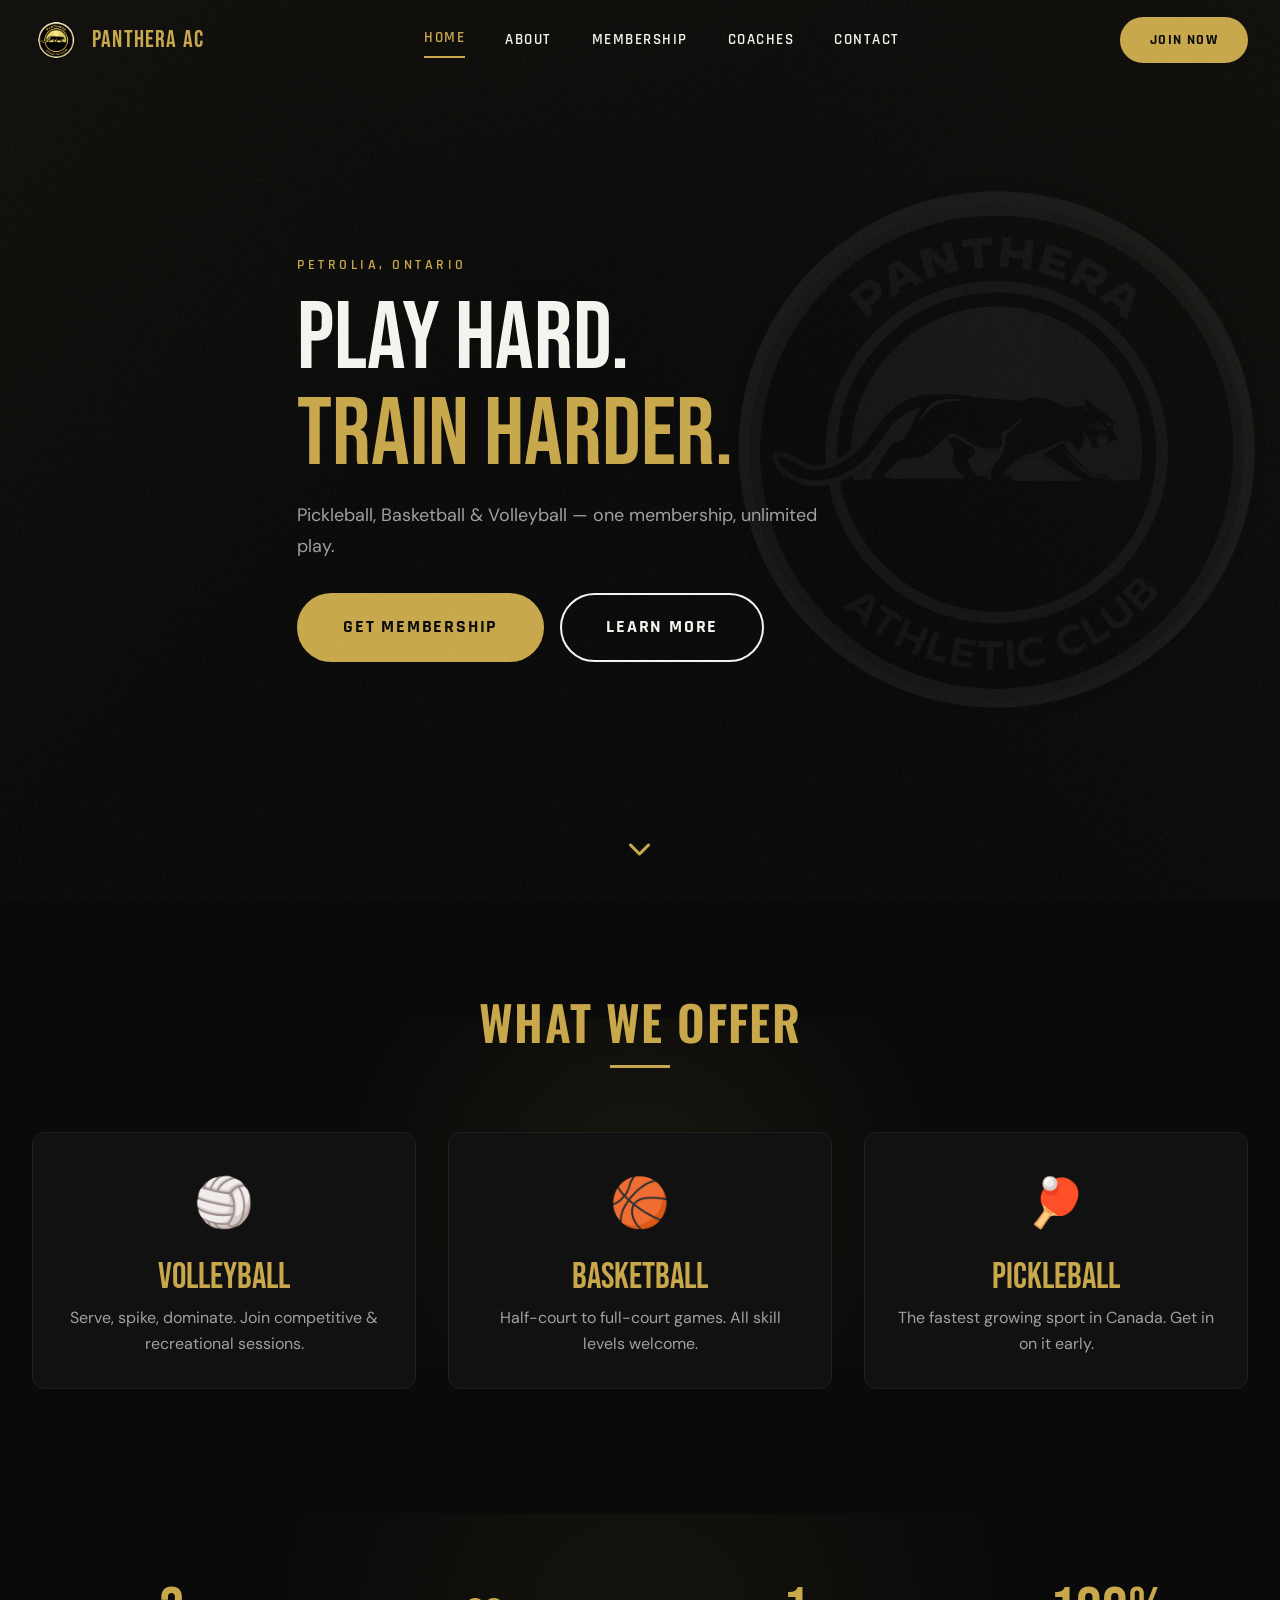
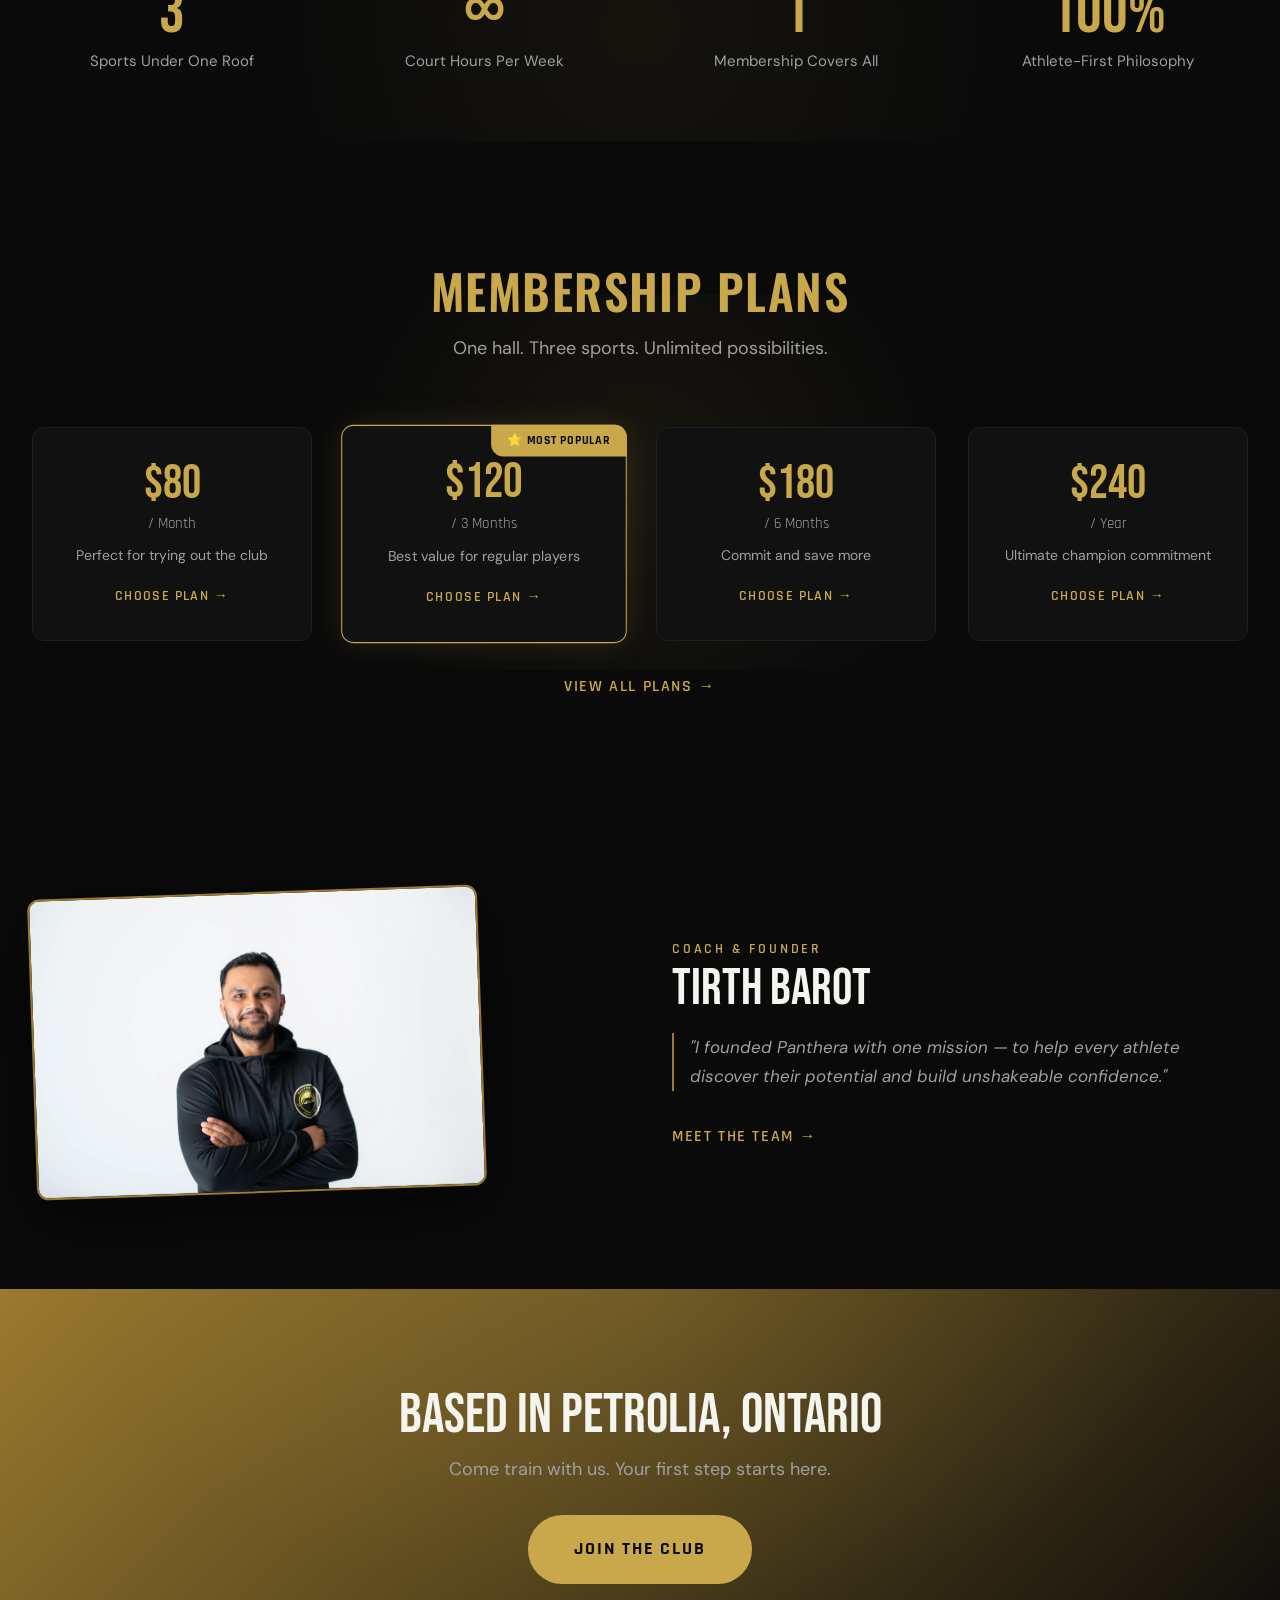
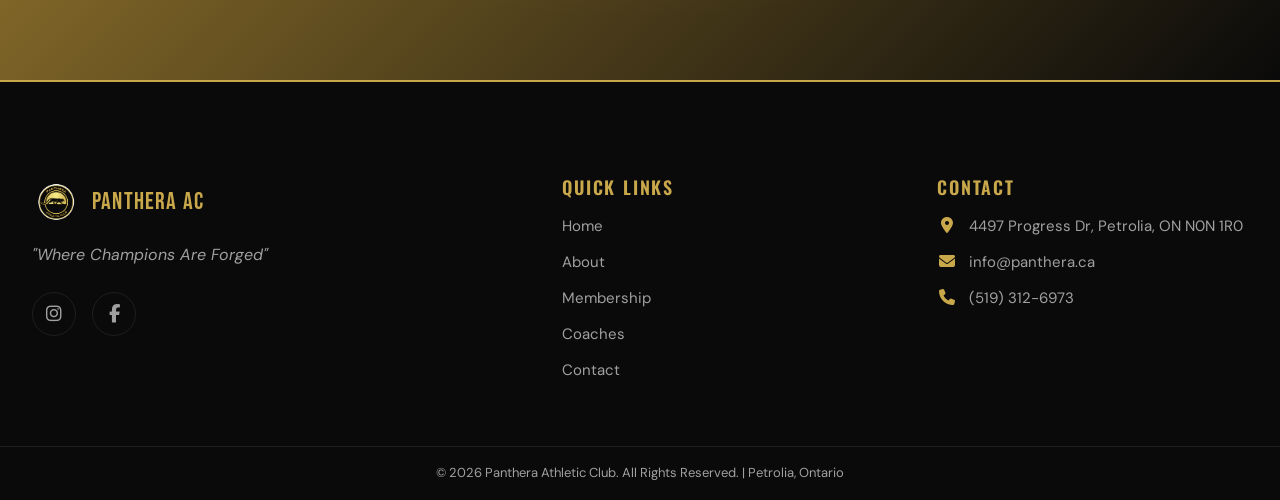
<file: index.html>
<!DOCTYPE html>
<html lang="en">

<head>
  <meta charset="UTF-8">
  <meta name="viewport" content="width=device-width, initial-scale=1.0">
  <title>Panthera Athletic Club — Pickleball, Basketball & Volleyball in Petrolia, ON</title>
  <meta name="description"
    content="Panthera Athletic Club in Petrolia, Ontario offers pickleball, basketball and volleyball under one roof. Join today and train like a champion.">
  <link rel="icon" href="Images/logo.png" type="image/png">
  <!-- Google Fonts -->
  <link rel="preconnect" href="https://fonts.googleapis.com">
  <link rel="preconnect" href="https://fonts.gstatic.com" crossorigin>
  <link
    href="https://fonts.googleapis.com/css2?family=Bebas+Neue&family=DM+Sans:ital,wght@0,400;0,500;0,700;1,400;1,500&family=Oswald:wght@400;500;600;700&family=Rajdhani:wght@400;500;600;700&display=swap"
    rel="stylesheet">
  <!-- Font Awesome -->
  <link rel="stylesheet" href="https://cdnjs.cloudflare.com/ajax/libs/font-awesome/6.5.1/css/all.min.css">
  <!-- Stylesheets -->
  <link rel="stylesheet" href="css/global.css">
  <link rel="stylesheet" href="css/navbar.css">
  <link rel="stylesheet" href="css/footer.css">
  <link rel="stylesheet" href="css/animations.css">
  <link rel="stylesheet" href="css/home.css">
</head>

<body>

  <!-- ======== NAVBAR ======== -->
  <nav class="navbar" id="navbar">
    <div class="navbar-inner">
      <a href="index.html" class="navbar-logo">
        <img src="Images/logo.png" alt="Panthera Athletic Club Logo" loading="eager">
        <span>PANTHERA AC</span>
      </a>
      <div class="navbar-links">
        <a href="index.html">Home</a>
        <a href="about.html">About</a>
        <a href="membership.html">Membership</a>
        <a href="coaches.html">Coaches</a>
        <a href="contact.html">Contact</a>
      </div>
      <div class="navbar-cta">
        <a href="membership.html" class="btn btn-primary btn-sm">JOIN NOW</a>
      </div>
      <button class="navbar-hamburger" id="navHamburger" aria-label="Toggle navigation menu">
        <span></span><span></span><span></span>
      </button>
    </div>
  </nav>

  <!-- Mobile Menu -->
  <div class="mobile-menu" id="mobileMenu">
    <a href="index.html">Home</a>
    <a href="about.html">About</a>
    <a href="membership.html">Membership</a>
    <a href="coaches.html">Coaches</a>
    <a href="contact.html">Contact</a>
    <a href="membership.html" class="btn btn-primary" style="margin-top:1rem;">JOIN NOW</a>
  </div>

  <!-- ======== HERO ======== -->
  <section class="hero" id="hero">
    <div class="hero-watermark">
      <img src="Images/logo.png" alt="">
    </div>
    <div class="container hero-content">
      <p class="hero-eyebrow" data-animate data-delay="1">Petrolia, Ontario</p>
      <h1 data-animate data-delay="2">PLAY HARD.<br><span class="gold">TRAIN HARDER.</span></h1>
      <p class="hero-sub" data-animate data-delay="3">Pickleball, Basketball &amp; Volleyball — one membership,
        unlimited play.</p>
      <div class="hero-ctas" data-animate data-delay="4">
        <a href="membership.html" class="btn btn-primary btn-lg">GET MEMBERSHIP</a>
        <a href="about.html" class="btn btn-outline btn-lg">LEARN MORE</a>
      </div>
    </div>
    <div class="hero-scroll scroll-indicator">
      <i class="fas fa-chevron-down"></i>
    </div>
  </section>

  <!-- ======== SPORTS WE OFFER ======== -->
  <section class="section glow-bg" id="sports">
    <div class="container">
      <div class="section-header">
        <h2 class="heading-lg">WHAT WE OFFER</h2>
        <div class="gold-divider-center"></div>
      </div>
      <div class="sports-grid">
        <div class="sport-card" data-animate data-delay="1">
          <span class="sport-card-icon">🏐</span>
          <h3>Volleyball</h3>
          <p>Serve, spike, dominate. Join competitive &amp; recreational sessions.</p>
        </div>
        <div class="sport-card" data-animate data-delay="2">
          <span class="sport-card-icon">🏀</span>
          <h3>Basketball</h3>
          <p>Half-court to full-court games. All skill levels welcome.</p>
        </div>
        <div class="sport-card" data-animate data-delay="3">
          <span class="sport-card-icon">🏓</span>
          <h3>Pickleball</h3>
          <p>The fastest growing sport in Canada. Get in on it early.</p>
        </div>
      </div>
    </div>
  </section>

  <!-- ======== WHY PANTHERA (STATS) ======== -->
  <section class="section stats-section">
    <div class="container">
      <div class="stats-grid">
        <div class="stat-block" data-animate data-delay="1">
          <div class="stat-number">3</div>
          <div class="stat-label">Sports Under One Roof</div>
        </div>
        <div class="stat-block" data-animate data-delay="2">
          <div class="stat-number">∞</div>
          <div class="stat-label">Court Hours Per Week</div>
        </div>
        <div class="stat-block" data-animate data-delay="3">
          <div class="stat-number">1</div>
          <div class="stat-label">Membership Covers All</div>
        </div>
        <div class="stat-block" data-animate data-delay="4">
          <div class="stat-number">100%</div>
          <div class="stat-label">Athlete-First Philosophy</div>
        </div>
      </div>
    </div>
  </section>

  <!-- ======== MEMBERSHIP TEASER ======== -->
  <section class="section glow-bg" id="membership-teaser">
    <div class="container">
      <div class="section-header">
        <h2 class="heading-lg">MEMBERSHIP PLANS</h2>
        <p>One hall. Three sports. Unlimited possibilities.</p>
      </div>
      <div class="membership-grid">
        <div class="membership-card" data-animate data-delay="1">
          <div class="membership-price">$80</div>
          <div class="membership-duration">/ Month</div>
          <p class="membership-desc">Perfect for trying out the club</p>
          <a href="membership.html" class="membership-link">Choose Plan →</a>
        </div>
        <div class="membership-card popular" data-animate data-delay="2">
          <span class="popular-badge">⭐ MOST POPULAR</span>
          <div class="membership-price">$120</div>
          <div class="membership-duration">/ 3 Months</div>
          <p class="membership-desc">Best value for regular players</p>
          <a href="membership.html" class="membership-link">Choose Plan →</a>
        </div>
        <div class="membership-card" data-animate data-delay="3">
          <div class="membership-price">$180</div>
          <div class="membership-duration">/ 6 Months</div>
          <p class="membership-desc">Commit and save more</p>
          <a href="membership.html" class="membership-link">Choose Plan →</a>
        </div>
        <div class="membership-card" data-animate data-delay="4">
          <div class="membership-price">$240</div>
          <div class="membership-duration">/ Year</div>
          <p class="membership-desc">Ultimate champion commitment</p>
          <a href="membership.html" class="membership-link">Choose Plan →</a>
        </div>
      </div>
      <div class="text-center" style="margin-top:var(--space-md);">
        <a href="membership.html" class="membership-link" style="font-size:1rem;">VIEW ALL PLANS →</a>
      </div>
    </div>
  </section>

  <!-- ======== MEET THE FOUNDER ======== -->
  <section class="section founder-section" id="founder">
    <div class="container">
      <div class="founder-grid">
        <div class="founder-image-wrap" data-animate="fade-left">
          <img src="Images/Owner.jpg" alt="Tirth Barot — Coach & Founder of Panthera Athletic Club" loading="lazy">
        </div>
        <div class="founder-info" data-animate="fade-right">
          <span class="label-accent">Coach &amp; Founder</span>
          <h2 class="founder-name">Tirth Barot</h2>
          <p class="founder-quote">"I founded Panthera with one mission — to help every athlete discover their potential
            and build unshakeable confidence."</p>
          <a href="coaches.html" class="membership-link" style="font-size:1rem;">MEET THE TEAM →</a>
        </div>
      </div>
    </div>
  </section>

  <!-- ======== LOCATION / JOIN CTA ======== -->
  <section class="cta-banner">
    <div class="container" data-animate>
      <h2>BASED IN PETROLIA, ONTARIO</h2>
      <p>Come train with us. Your first step starts here.</p>
      <a href="membership.html" class="btn btn-primary btn-lg">JOIN THE CLUB</a>
    </div>
  </section>

  <!-- ======== FOOTER ======== -->
  <footer class="footer">
    <div class="footer-grid">
      <div class="footer-brand">
        <div class="footer-brand-logo">
          <img src="Images/logo.png" alt="Panthera AC Logo">
          <span>PANTHERA AC</span>
        </div>
        <p class="footer-tagline">"Where Champions Are Forged"</p>
        <div class="footer-socials">
          <a href="#" aria-label="Instagram"><i class="fab fa-instagram"></i></a>
          <a href="#" aria-label="Facebook"><i class="fab fa-facebook-f"></i></a>
        </div>
      </div>
      <div>
        <h4 class="footer-heading">Quick Links</h4>
        <div class="footer-links">
          <a href="index.html">Home</a>
          <a href="about.html">About</a>
          <a href="membership.html">Membership</a>
          <a href="coaches.html">Coaches</a>
          <a href="contact.html">Contact</a>
        </div>
      </div>
      <div>
        <h4 class="footer-heading">Contact</h4>
        <div class="footer-contact-item">
          <i class="fas fa-map-marker-alt"></i>
          <span>4497 Progress Dr, Petrolia, ON N0N 1R0</span>
        </div>
        <div class="footer-contact-item">
          <i class="fas fa-envelope"></i>
          <span>info@panthera.ca</span>
        </div>
        <div class="footer-contact-item">
          <i class="fas fa-phone"></i>
          <span>(519) 312-6973</span>
        </div>
      </div>
    </div>
    <div class="footer-bottom">
      <p>&copy; 2026 Panthera Athletic Club. All Rights Reserved. | Petrolia, Ontario</p>
    </div>
  </footer>

  <script src="js/main.js"></script>
</body>

</html>
</file>
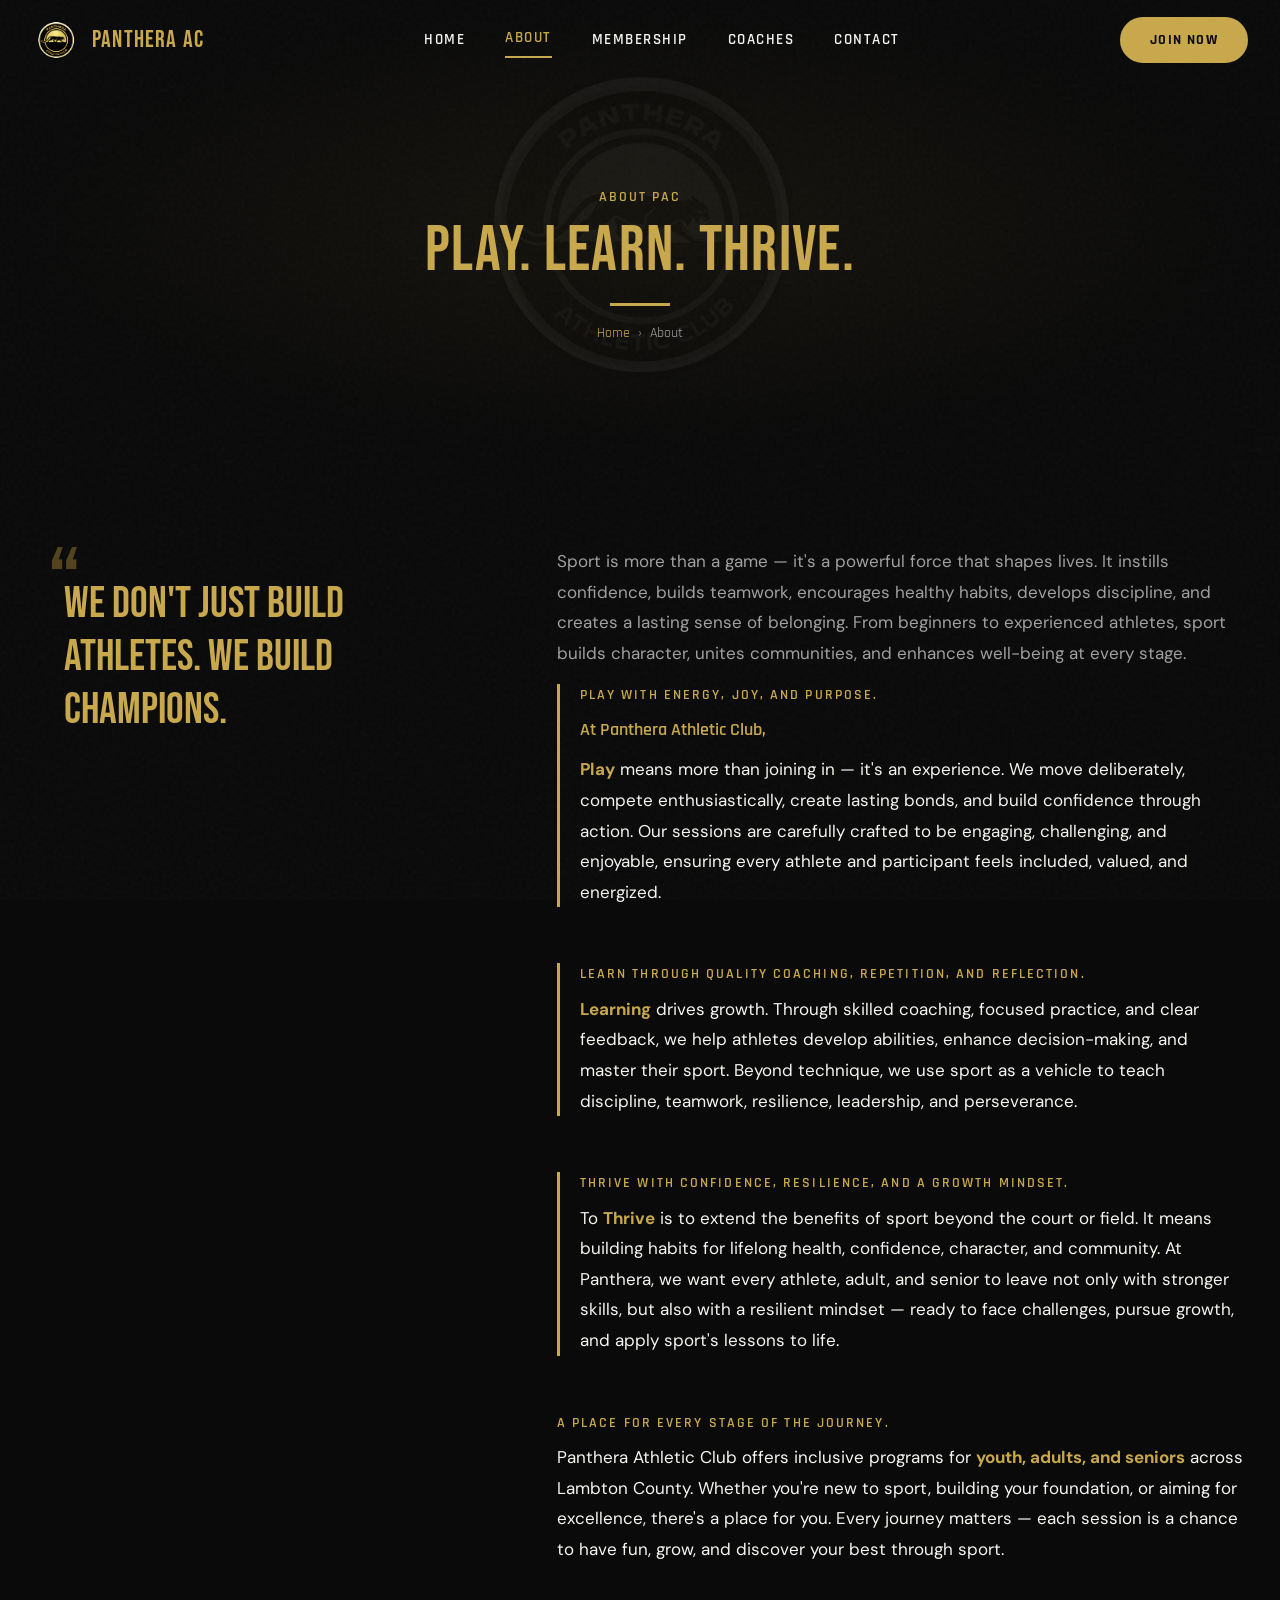
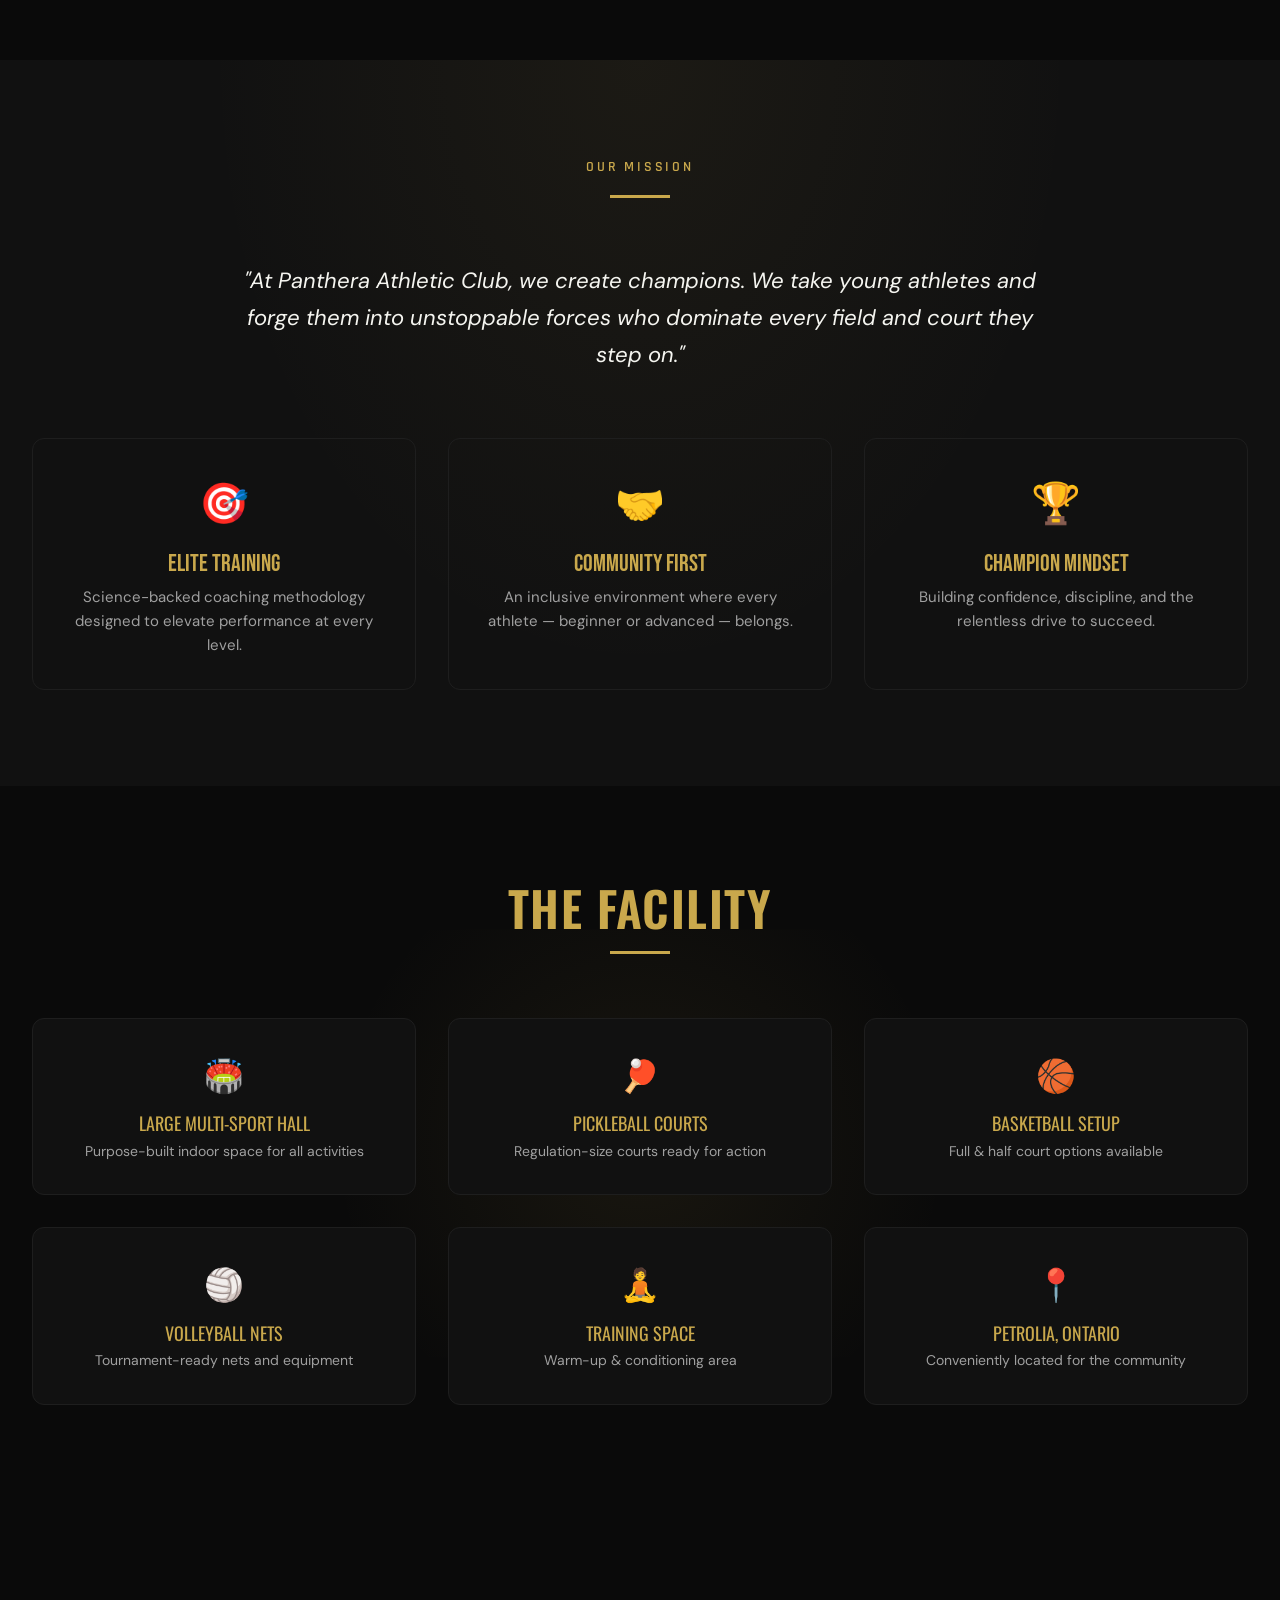
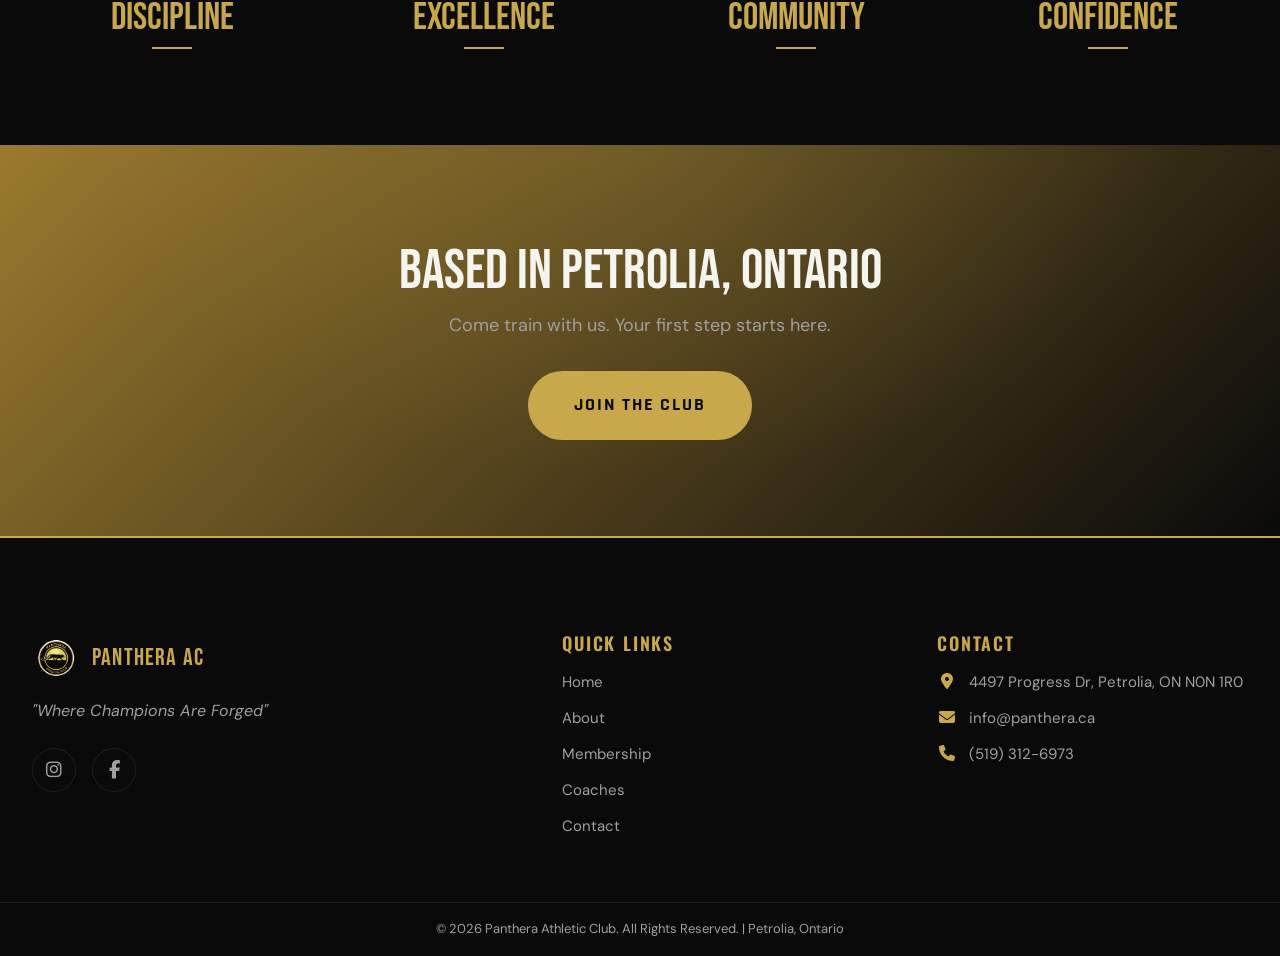
<file: about.html>
<!DOCTYPE html>
<html lang="en">

<head>
  <meta charset="UTF-8">
  <meta name="viewport" content="width=device-width, initial-scale=1.0">
  <title>About Us — Panthera Athletic Club | Petrolia, Ontario</title>
  <meta name="description"
    content="Learn about Panthera Athletic Club — our story, mission, facility, and the values that drive us. Based in Petrolia, Ontario.">
  <link rel="icon" href="Images/logo.png" type="image/png">
  <link rel="preconnect" href="https://fonts.googleapis.com">
  <link rel="preconnect" href="https://fonts.gstatic.com" crossorigin>
  <link
    href="https://fonts.googleapis.com/css2?family=Bebas+Neue&family=DM+Sans:ital,wght@0,400;0,500;0,700;1,400;1,500&family=Oswald:wght@400;500;600;700&family=Rajdhani:wght@400;500;600;700&display=swap"
    rel="stylesheet">
  <link rel="stylesheet" href="https://cdnjs.cloudflare.com/ajax/libs/font-awesome/6.5.1/css/all.min.css">
  <link rel="stylesheet" href="css/global.css">
  <link rel="stylesheet" href="css/navbar.css">
  <link rel="stylesheet" href="css/footer.css">
  <link rel="stylesheet" href="css/animations.css">
  <link rel="stylesheet" href="css/about.css">
</head>

<body>

  <!-- NAVBAR -->
  <nav class="navbar" id="navbar">
    <div class="navbar-inner">
      <a href="index.html" class="navbar-logo">
        <img src="Images/logo.png" alt="Panthera Athletic Club Logo" loading="eager">
        <span>PANTHERA AC</span>
      </a>
      <div class="navbar-links">
        <a href="index.html">Home</a>
        <a href="about.html">About</a>
        <a href="membership.html">Membership</a>
        <a href="coaches.html">Coaches</a>
        <a href="contact.html">Contact</a>
      </div>
      <div class="navbar-cta">
        <a href="membership.html" class="btn btn-primary btn-sm">JOIN NOW</a>
      </div>
      <button class="navbar-hamburger" id="navHamburger" aria-label="Toggle navigation menu">
        <span></span><span></span><span></span>
      </button>
    </div>
  </nav>
  <div class="mobile-menu" id="mobileMenu">
    <a href="index.html">Home</a>
    <a href="about.html">About</a>
    <a href="membership.html">Membership</a>
    <a href="coaches.html">Coaches</a>
    <a href="contact.html">Contact</a>
    <a href="membership.html" class="btn btn-primary" style="margin-top:1rem;">JOIN NOW</a>
  </div>

  <!-- PAGE HERO -->
  <section class="page-hero">
    <div class="page-hero-watermark"><img src="Images/logo.png" alt=""></div>
    <div class="container" data-animate>
      <span class="block-eyebrow" style="display:block; text-align:center; margin-bottom: 0.5rem;">About PAC</span>
      <h1 class="display-lg">PLAY. LEARN. THRIVE.</h1>
      <div class="gold-divider-center"></div>
      <div class="breadcrumb" style="justify-content:center; margin-top:0.75rem;">
        <a href="index.html">Home</a><span>›</span><span>About</span>
      </div>
    </div>
  </section>

  <!-- OUR STORY -->
  <section class="section">
    <div class="container">
      <div class="story-grid">
        <div class="story-quote-block" data-animate="fade-left">
          <blockquote>We don't just build athletes. We build champions.</blockquote>
        </div>
        <div class="story-text" data-animate="fade-right">
          <p class="block-body">Sport is more than a game — it's a powerful force that shapes lives. It instills
            confidence, builds teamwork, encourages healthy habits, develops discipline, and creates a lasting sense of
            belonging. From beginners to experienced athletes, sport builds character, unites communities, and enhances
            well-being at every stage.</p>

          <div class="story-block">
            <div class="block-eyebrow">PLAY with energy, joy, and purpose.</div>
            <div class="block-body">
              <span
                style="color: var(--gold-primary); font-family: 'Rajdhani', sans-serif; font-size: 1.1rem; font-weight: 600; display: block; margin-bottom: 0.5rem;">At
                Panthera Athletic Club,</span>
              <strong>Play</strong> means more than joining in — it's an experience. We move deliberately, compete
              enthusiastically, create lasting bonds, and build confidence through action. Our sessions are carefully
              crafted to be engaging, challenging, and enjoyable, ensuring every athlete and participant feels included,
              valued, and energized.
            </div>
          </div>

          <div class="story-block">
            <div class="block-eyebrow">LEARN through quality coaching, repetition, and reflection.</div>
            <div class="block-body">
              <strong>Learning</strong> drives growth. Through skilled coaching, focused practice, and clear feedback,
              we help athletes develop abilities, enhance decision-making, and master their sport. Beyond technique, we
              use sport as a vehicle to teach discipline, teamwork, resilience, leadership, and perseverance.
            </div>
          </div>

          <div class="story-block">
            <div class="block-eyebrow">THRIVE with confidence, resilience, and a growth mindset.</div>
            <div class="block-body">
              To <strong>Thrive</strong> is to extend the benefits of sport beyond the court or field. It means building
              habits for lifelong health, confidence, character, and community. At Panthera, we want every athlete,
              adult, and senior to leave not only with stronger skills, but also with a resilient mindset — ready to
              face challenges, pursue growth, and apply sport's lessons to life.
            </div>
          </div>

          <div class="closing-block">
            <div class="block-eyebrow">A place for every stage of the journey.</div>
            <div class="block-body" style="margin-bottom: 0;">
              Panthera Athletic Club offers inclusive programs for <strong>youth, adults, and seniors</strong> across
              Lambton County. Whether you're new to sport, building your foundation, or aiming for excellence, there's a
              place for you. Every journey matters — each session is a chance to have fun, grow, and discover your best
              through sport.
            </div>
          </div>
        </div>
      </div>
    </div>
  </section>

  <!-- OUR MISSION -->
  <section class="section mission-section">
    <div class="container">
      <div class="section-header">
        <span class="label-accent">Our Mission</span>
        <div class="gold-divider-center"></div>
      </div>
      <p class="mission-quote" data-animate>"At Panthera Athletic Club, we create champions. We take young athletes and
        forge them into unstoppable forces who dominate every field and court they step on."</p>
      <div class="mission-pillars">
        <div class="pillar-card" data-animate data-delay="1">
          <span class="pillar-icon">🎯</span>
          <h3>Elite Training</h3>
          <p>Science-backed coaching methodology designed to elevate performance at every level.</p>
        </div>
        <div class="pillar-card" data-animate data-delay="2">
          <span class="pillar-icon">🤝</span>
          <h3>Community First</h3>
          <p>An inclusive environment where every athlete — beginner or advanced — belongs.</p>
        </div>
        <div class="pillar-card" data-animate data-delay="3">
          <span class="pillar-icon">🏆</span>
          <h3>Champion Mindset</h3>
          <p>Building confidence, discipline, and the relentless drive to succeed.</p>
        </div>
      </div>
    </div>
  </section>

  <!-- THE FACILITY -->
  <section class="section glow-bg">
    <div class="container">
      <div class="section-header">
        <h2 class="heading-lg">THE FACILITY</h2>
        <div class="gold-divider-center"></div>
      </div>
      <div class="facility-grid">
        <div class="facility-card" data-animate data-delay="1">
          <span class="facility-card-icon">🏟️</span>
          <h3>Large Multi-Sport Hall</h3>
          <p>Purpose-built indoor space for all activities</p>
        </div>
        <div class="facility-card" data-animate data-delay="2">
          <span class="facility-card-icon">🏓</span>
          <h3>Pickleball Courts</h3>
          <p>Regulation-size courts ready for action</p>
        </div>
        <div class="facility-card" data-animate data-delay="3">
          <span class="facility-card-icon">🏀</span>
          <h3>Basketball Setup</h3>
          <p>Full &amp; half court options available</p>
        </div>
        <div class="facility-card" data-animate data-delay="4">
          <span class="facility-card-icon">🏐</span>
          <h3>Volleyball Nets</h3>
          <p>Tournament-ready nets and equipment</p>
        </div>
        <div class="facility-card" data-animate data-delay="5">
          <span class="facility-card-icon">🧘</span>
          <h3>Training Space</h3>
          <p>Warm-up &amp; conditioning area</p>
        </div>
        <div class="facility-card" data-animate data-delay="6">
          <span class="facility-card-icon">📍</span>
          <h3>Petrolia, Ontario</h3>
          <p>Conveniently located for the community</p>
        </div>
      </div>
    </div>
  </section>

  <!-- VALUES STRIP -->
  <section class="section">
    <div class="container">
      <div class="values-strip">
        <div class="value-item" data-animate data-delay="1">
          <h3>DISCIPLINE</h3>
        </div>
        <div class="value-item" data-animate data-delay="2">
          <h3>EXCELLENCE</h3>
        </div>
        <div class="value-item" data-animate data-delay="3">
          <h3>COMMUNITY</h3>
        </div>
        <div class="value-item" data-animate data-delay="4">
          <h3>CONFIDENCE</h3>
        </div>
      </div>
    </div>
  </section>

  <!-- CTA BANNER -->
  <section class="cta-banner">
    <div class="container" data-animate>
      <h2>BASED IN PETROLIA, ONTARIO</h2>
      <p>Come train with us. Your first step starts here.</p>
      <a href="membership.html" class="btn btn-primary btn-lg">JOIN THE CLUB</a>
    </div>
  </section>

  <!-- FOOTER -->
  <footer class="footer">
    <div class="footer-grid">
      <div class="footer-brand">
        <div class="footer-brand-logo">
          <img src="Images/logo.png" alt="Panthera AC Logo">
          <span>PANTHERA AC</span>
        </div>
        <p class="footer-tagline">"Where Champions Are Forged"</p>
        <div class="footer-socials">
          <a href="#" aria-label="Instagram"><i class="fab fa-instagram"></i></a>
          <a href="#" aria-label="Facebook"><i class="fab fa-facebook-f"></i></a>
        </div>
      </div>
      <div>
        <h4 class="footer-heading">Quick Links</h4>
        <div class="footer-links">
          <a href="index.html">Home</a>
          <a href="about.html">About</a>
          <a href="membership.html">Membership</a>
          <a href="coaches.html">Coaches</a>
          <a href="contact.html">Contact</a>
        </div>
      </div>
      <div>
        <h4 class="footer-heading">Contact</h4>
        <div class="footer-contact-item"><i class="fas fa-map-marker-alt"></i><span>4497 Progress Dr, Petrolia, ON N0N 1R0</span>
        </div>
        <div class="footer-contact-item"><i class="fas fa-envelope"></i><span>info@panthera.ca</span></div>
        <div class="footer-contact-item"><i class="fas fa-phone"></i><span>(519) 312-6973</span></div>
      </div>
    </div>
    <div class="footer-bottom">
      <p>&copy; 2026 Panthera Athletic Club. All Rights Reserved. | Petrolia, Ontario</p>
    </div>
  </footer>

  <script src="js/main.js"></script>
</body>

</html>
</file>
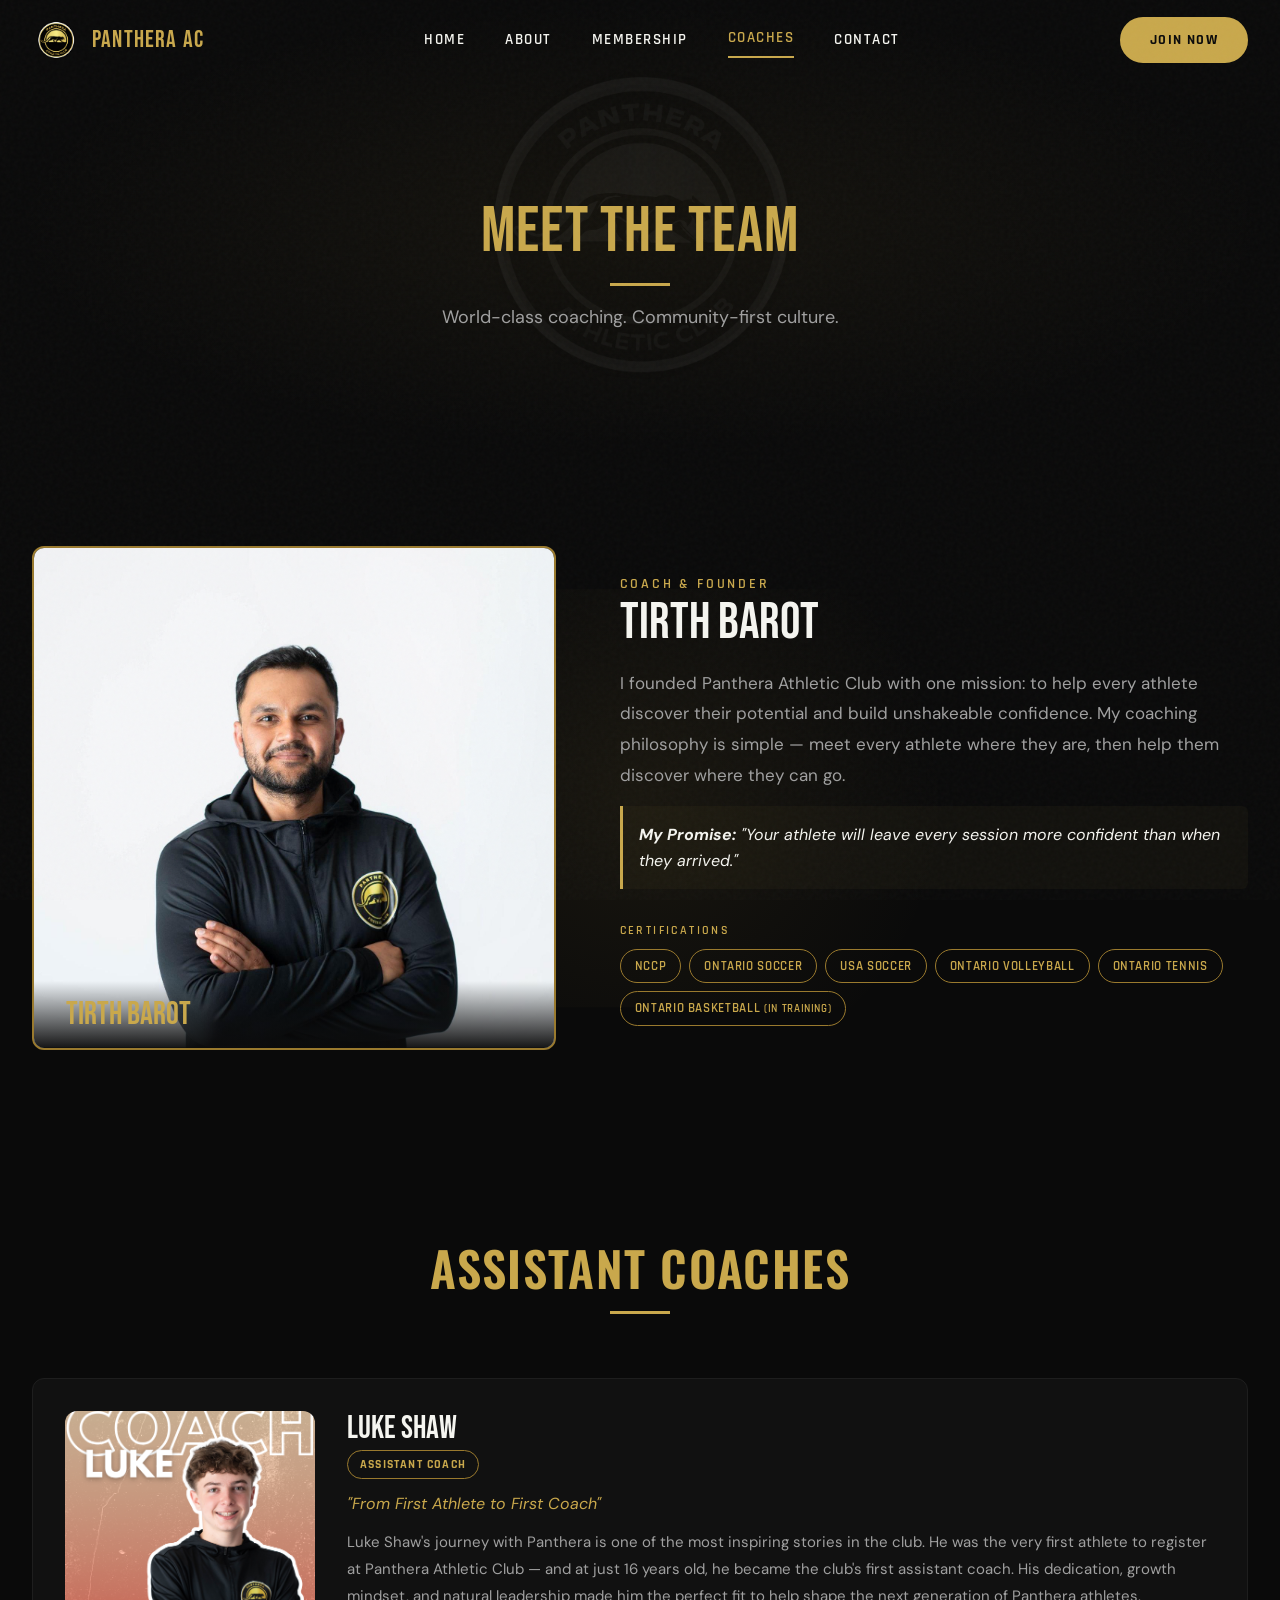
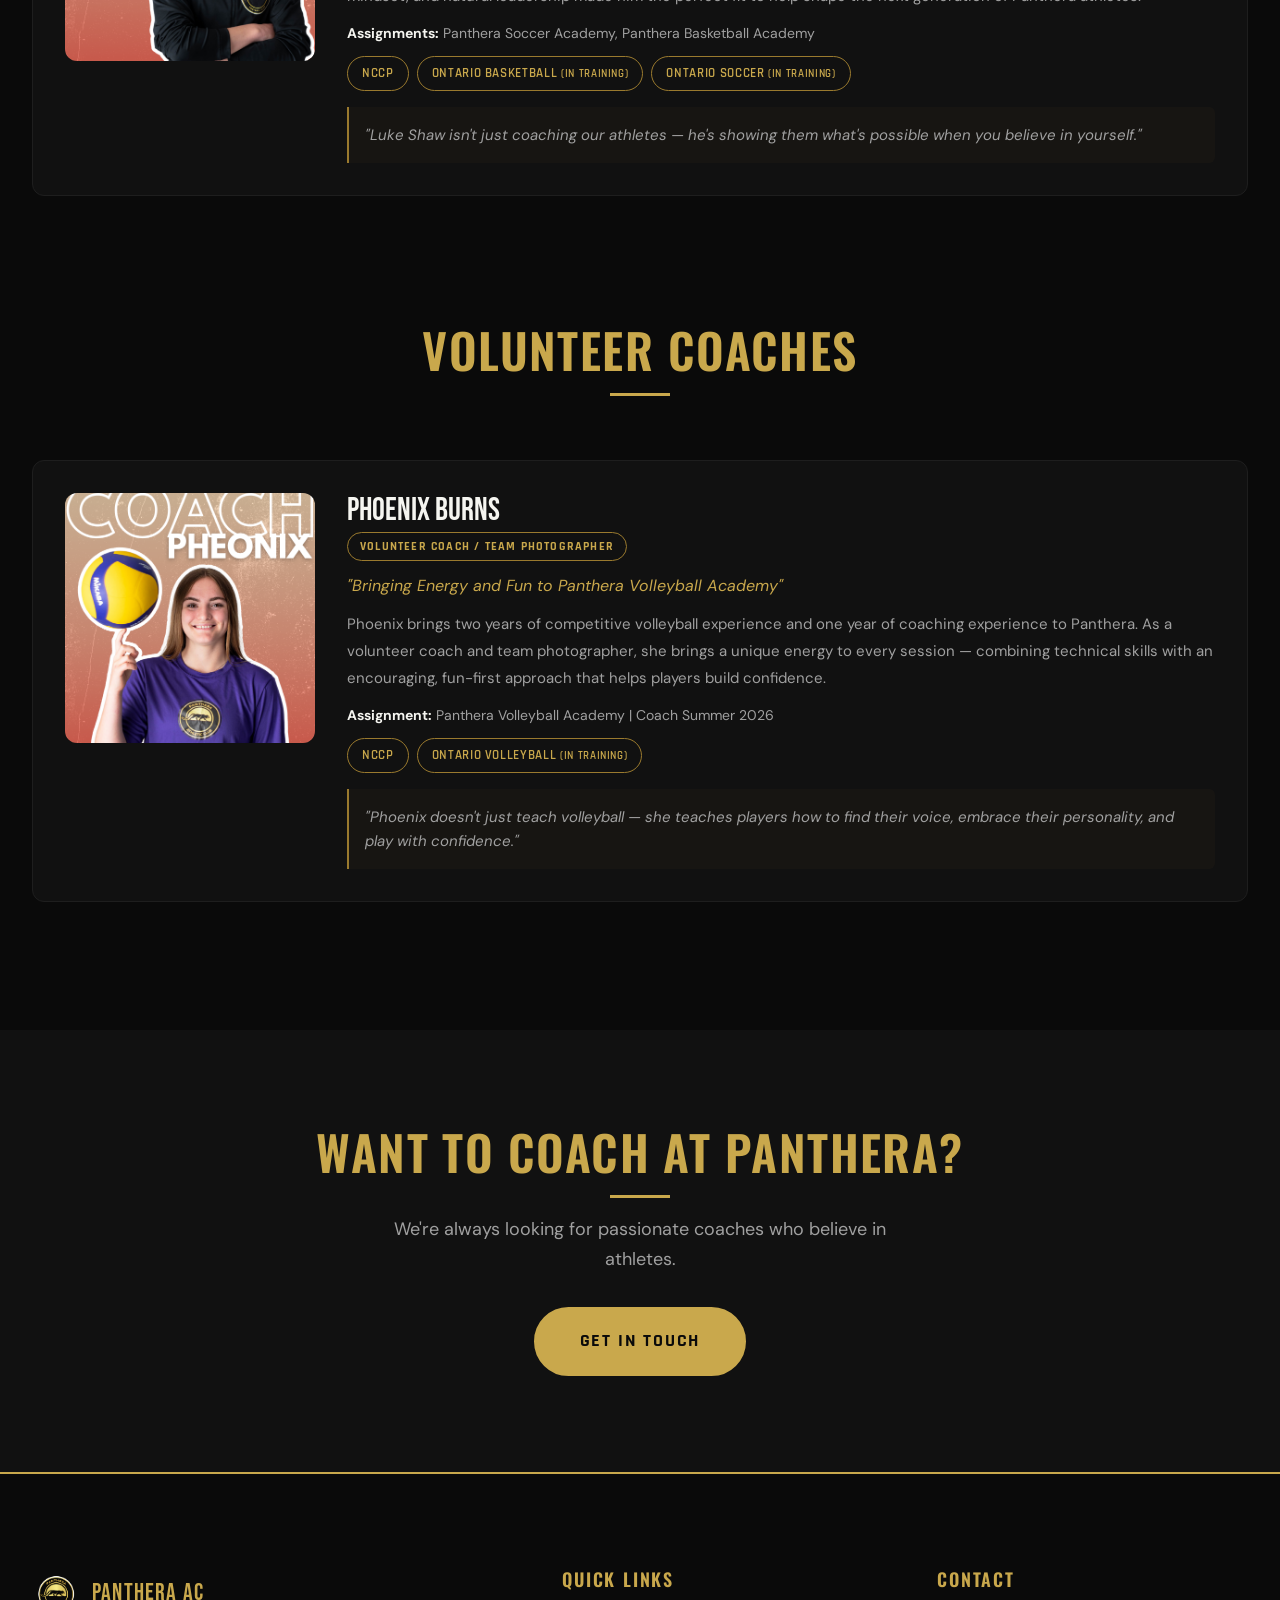
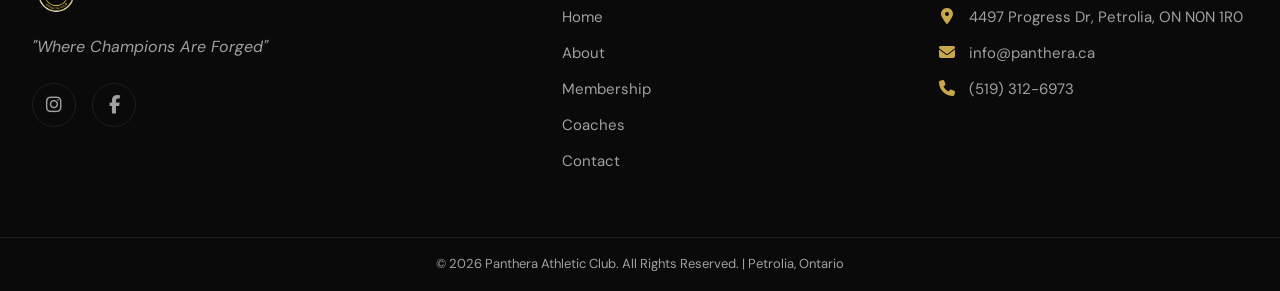
<file: coaches.html>
<!DOCTYPE html>
<html lang="en">

<head>
  <meta charset="UTF-8">
  <meta name="viewport" content="width=device-width, initial-scale=1.0">
  <title>Coaches — Panthera Athletic Club | Petrolia, Ontario</title>
  <meta name="description"
    content="Meet the Panthera Athletic Club coaching team — Tirth Barot (Founder), Luke Shaw, and Phoenix Burns. World-class coaching, community-first culture.">
  <link rel="icon" href="Images/logo.png" type="image/png">
  <link rel="preconnect" href="https://fonts.googleapis.com">
  <link rel="preconnect" href="https://fonts.gstatic.com" crossorigin>
  <link
    href="https://fonts.googleapis.com/css2?family=Bebas+Neue&family=DM+Sans:ital,wght@0,400;0,500;0,700;1,400;1,500&family=Oswald:wght@400;500;600;700&family=Rajdhani:wght@400;500;600;700&display=swap"
    rel="stylesheet">
  <link rel="stylesheet" href="https://cdnjs.cloudflare.com/ajax/libs/font-awesome/6.5.1/css/all.min.css">
  <link rel="stylesheet" href="css/global.css">
  <link rel="stylesheet" href="css/navbar.css">
  <link rel="stylesheet" href="css/footer.css">
  <link rel="stylesheet" href="css/animations.css">
  <link rel="stylesheet" href="css/coaches.css">
</head>

<body>

  <!-- NAVBAR -->
  <nav class="navbar" id="navbar">
    <div class="navbar-inner">
      <a href="index.html" class="navbar-logo">
        <img src="Images/logo.png" alt="Panthera Athletic Club Logo" loading="eager">
        <span>PANTHERA AC</span>
      </a>
      <div class="navbar-links">
        <a href="index.html">Home</a>
        <a href="about.html">About</a>
        <a href="membership.html">Membership</a>
        <a href="coaches.html">Coaches</a>
        <a href="contact.html">Contact</a>
      </div>
      <div class="navbar-cta">
        <a href="membership.html" class="btn btn-primary btn-sm">JOIN NOW</a>
      </div>
      <button class="navbar-hamburger" id="navHamburger" aria-label="Toggle navigation menu">
        <span></span><span></span><span></span>
      </button>
    </div>
  </nav>
  <div class="mobile-menu" id="mobileMenu">
    <a href="index.html">Home</a>
    <a href="about.html">About</a>
    <a href="membership.html">Membership</a>
    <a href="coaches.html">Coaches</a>
    <a href="contact.html">Contact</a>
    <a href="membership.html" class="btn btn-primary" style="margin-top:1rem;">JOIN NOW</a>
  </div>

  <!-- PAGE HERO -->
  <section class="page-hero">
    <div class="page-hero-watermark"><img src="Images/logo.png" alt=""></div>
    <div class="container" data-animate>
      <h1 class="display-lg">MEET THE TEAM</h1>
      <div class="gold-divider-center"></div>
      <p class="text-muted body-lg" style="margin-top:0.75rem;">World-class coaching. Community-first culture.</p>
    </div>
  </section>

  <!-- HEAD COACH / FOUNDER -->
  <section class="section glow-bg">
    <div class="container">
      <div class="coach-feature">
        <div class="coach-image-card" data-animate="fade-left">
          <img src="Images/Owner.jpg" alt="Tirth Barot — Coach & Founder" loading="lazy">
          <div class="coach-image-overlay">
            <h3>TIRTH BAROT</h3>
          </div>
        </div>
        <div class="coach-details" data-animate="fade-right">
          <span class="label-accent">Coach &amp; Founder</span>
          <h2>Tirth Barot</h2>
          <p class="coach-bio">I founded Panthera Athletic Club with one mission: to help every athlete discover their
            potential and build unshakeable confidence. My coaching philosophy is simple — meet every athlete where they
            are, then help them discover where they can go.</p>
          <div class="coach-promise">
            <strong>My Promise:</strong> "Your athlete will leave every session more confident than when they arrived."
          </div>
          <p class="label-accent" style="margin-bottom:0.5rem; font-size:0.75rem;">Certifications</p>
          <div class="cert-pills">
            <span class="cert-pill">NCCP</span>
            <span class="cert-pill">Ontario Soccer</span>
            <span class="cert-pill">USA Soccer</span>
            <span class="cert-pill">Ontario Volleyball</span>
            <span class="cert-pill">Ontario Tennis</span>
            <span class="cert-pill">Ontario Basketball <small>(in training)</small></span>
          </div>
        </div>
      </div>
    </div>
  </section>

  <!-- ASSISTANT COACHES -->
  <section class="section">
    <div class="container">
      <div class="section-header">
        <h2 class="heading-lg">ASSISTANT COACHES</h2>
        <div class="gold-divider-center"></div>
      </div>

      <div class="coach-card" data-animate>
        <div class="coach-card-photo">
          <img src="Images/luke.png" alt="Luke Shaw — Assistant Coach" loading="lazy">
        </div>
        <div class="coach-card-info">
          <h3>Luke Shaw</h3>
          <span class="coach-role-badge">Assistant Coach</span>
          <p class="coach-tagline">"From First Athlete to First Coach"</p>
          <p class="coach-bio">Luke Shaw's journey with Panthera is one of the most inspiring stories in the club. He
            was the very first athlete to register at Panthera Athletic Club — and at just 16 years old, he became the
            club's first assistant coach. His dedication, growth mindset, and natural leadership made him the perfect
            fit to help shape the next generation of Panthera athletes.</p>
          <p class="coach-assignments"><strong>Assignments:</strong> Panthera Soccer Academy, Panthera Basketball
            Academy</p>
          <div class="cert-pills" style="margin-bottom:0.75rem;">
            <span class="cert-pill">NCCP</span>
            <span class="cert-pill">Ontario Basketball <small>(in training)</small></span>
            <span class="cert-pill">Ontario Soccer <small>(in training)</small></span>
          </div>
          <div class="coach-quote-callout">"Luke Shaw isn't just coaching our athletes — he's showing them what's
            possible when you believe in yourself."</div>
        </div>
      </div>
    </div>
  </section>

  <!-- VOLUNTEER COACHES -->
  <section class="section" style="padding-top:0;">
    <div class="container">
      <div class="section-header">
        <h2 class="heading-lg">VOLUNTEER COACHES</h2>
        <div class="gold-divider-center"></div>
      </div>

      <div class="coach-card" data-animate>
        <div class="coach-card-photo">
          <img src="Images/pheonix.png" alt="Phoenix Burns — Volunteer Coach" loading="lazy">
        </div>
        <div class="coach-card-info">
          <h3>Phoenix Burns</h3>
          <span class="coach-role-badge">Volunteer Coach / Team Photographer</span>
          <p class="coach-tagline">"Bringing Energy and Fun to Panthera Volleyball Academy"</p>
          <p class="coach-bio">Phoenix brings two years of competitive volleyball experience and one year of coaching
            experience to Panthera. As a volunteer coach and team photographer, she brings a unique energy to every
            session — combining technical skills with an encouraging, fun-first approach that helps players build
            confidence.</p>
          <p class="coach-assignments"><strong>Assignment:</strong> Panthera Volleyball Academy | Coach Summer 2026</p>
          <div class="cert-pills" style="margin-bottom:0.75rem;">
            <span class="cert-pill">NCCP</span>
            <span class="cert-pill">Ontario Volleyball <small>(in training)</small></span>
          </div>
          <div class="coach-quote-callout">"Phoenix doesn't just teach volleyball — she teaches players how to find
            their voice, embrace their personality, and play with confidence."</div>
        </div>
      </div>
    </div>
  </section>

  <!-- JOIN THE TEAM CTA -->
  <section class="section join-team-section">
    <div class="container text-center" data-animate>
      <h2 class="heading-lg text-gold">WANT TO COACH AT PANTHERA?</h2>
      <div class="gold-divider-center"></div>
      <p class="text-muted body-lg" style="max-width:500px; margin:var(--space-sm) auto var(--space-md);">We're always
        looking for passionate coaches who believe in athletes.</p>
      <a href="contact.html" class="btn btn-primary btn-lg">GET IN TOUCH</a>
    </div>
  </section>

  <!-- FOOTER -->
  <footer class="footer">
    <div class="footer-grid">
      <div class="footer-brand">
        <div class="footer-brand-logo">
          <img src="Images/logo.png" alt="Panthera AC Logo">
          <span>PANTHERA AC</span>
        </div>
        <p class="footer-tagline">"Where Champions Are Forged"</p>
        <div class="footer-socials">
          <a href="#" aria-label="Instagram"><i class="fab fa-instagram"></i></a>
          <a href="#" aria-label="Facebook"><i class="fab fa-facebook-f"></i></a>
        </div>
      </div>
      <div>
        <h4 class="footer-heading">Quick Links</h4>
        <div class="footer-links">
          <a href="index.html">Home</a>
          <a href="about.html">About</a>
          <a href="membership.html">Membership</a>
          <a href="coaches.html">Coaches</a>
          <a href="contact.html">Contact</a>
        </div>
      </div>
      <div>
        <h4 class="footer-heading">Contact</h4>
        <div class="footer-contact-item"><i class="fas fa-map-marker-alt"></i><span>4497 Progress Dr, Petrolia, ON N0N 1R0</span>
        </div>
        <div class="footer-contact-item"><i class="fas fa-envelope"></i><span>info@panthera.ca</span></div>
        <div class="footer-contact-item"><i class="fas fa-phone"></i><span>(519) 312-6973</span></div>
      </div>
    </div>
    <div class="footer-bottom">
      <p>&copy; 2026 Panthera Athletic Club. All Rights Reserved. | Petrolia, Ontario</p>
    </div>
  </footer>

  <script src="js/main.js"></script>
</body>

</html>
</file>
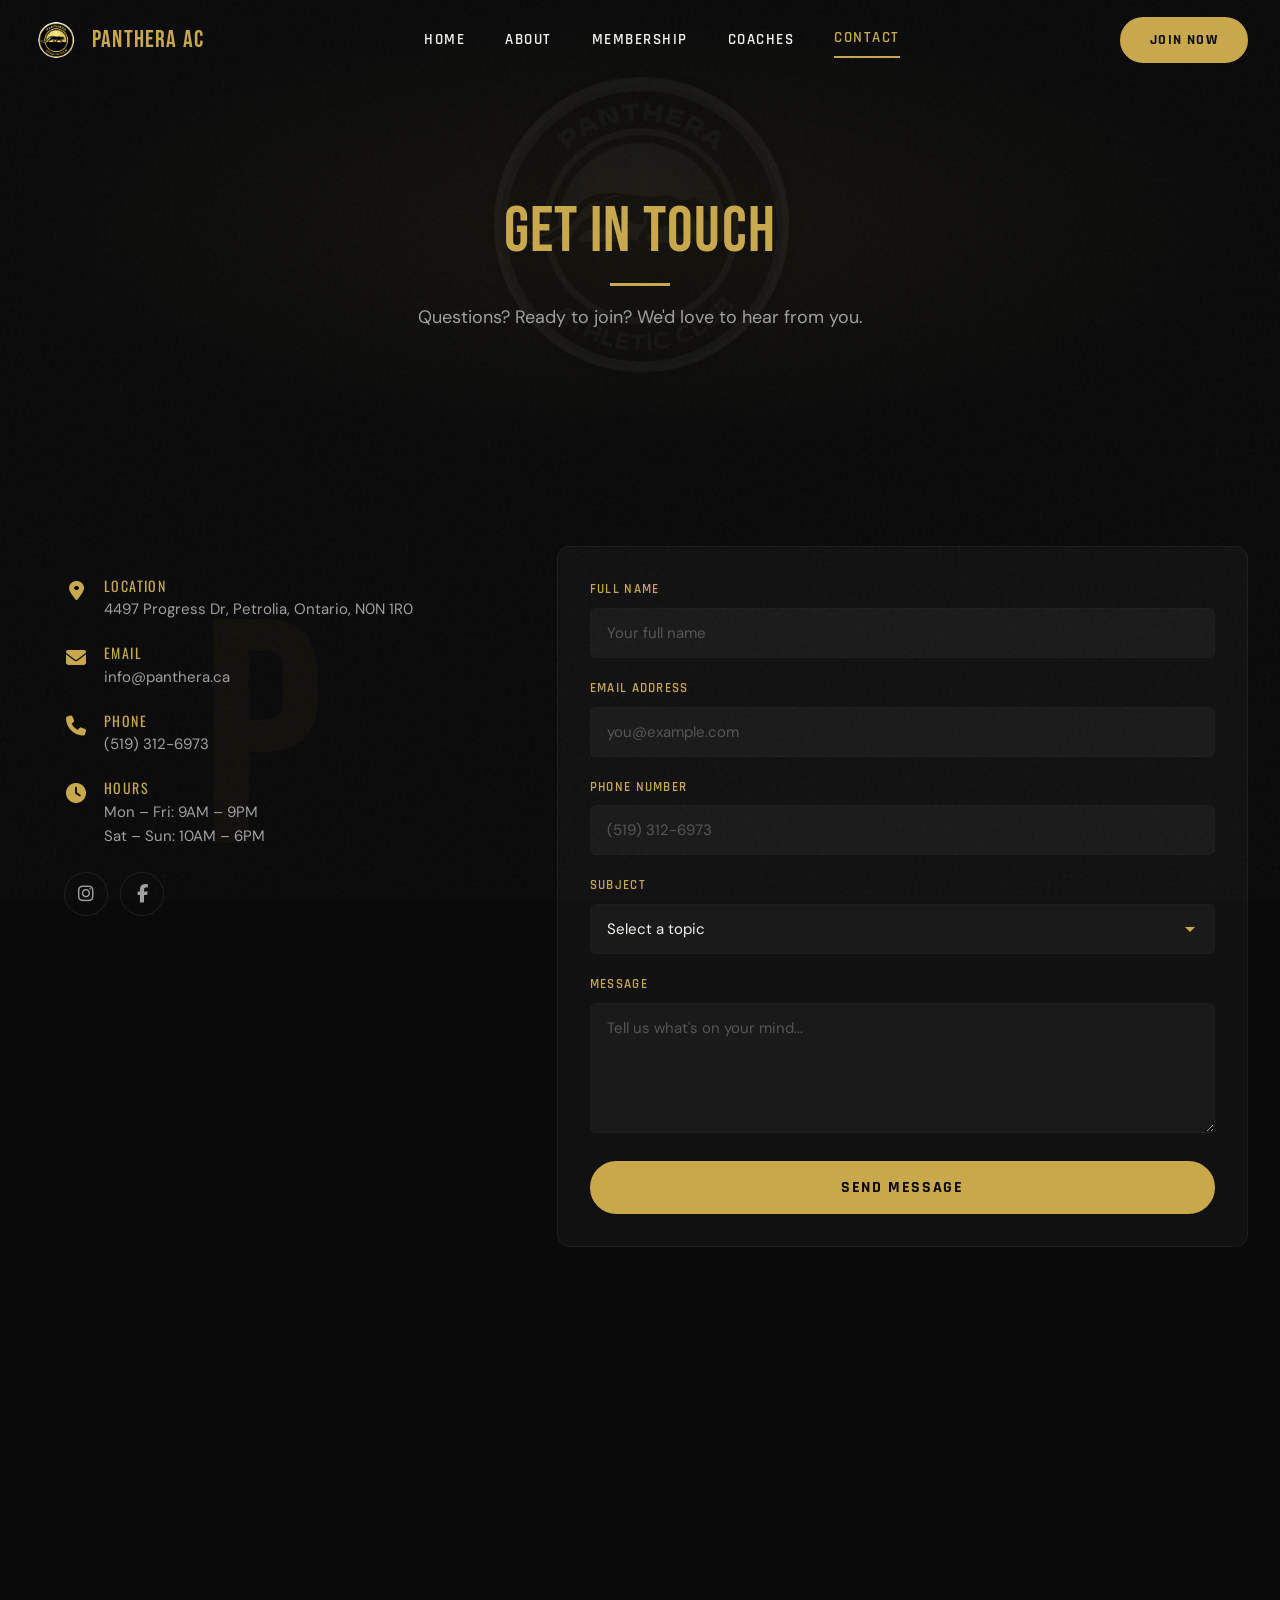
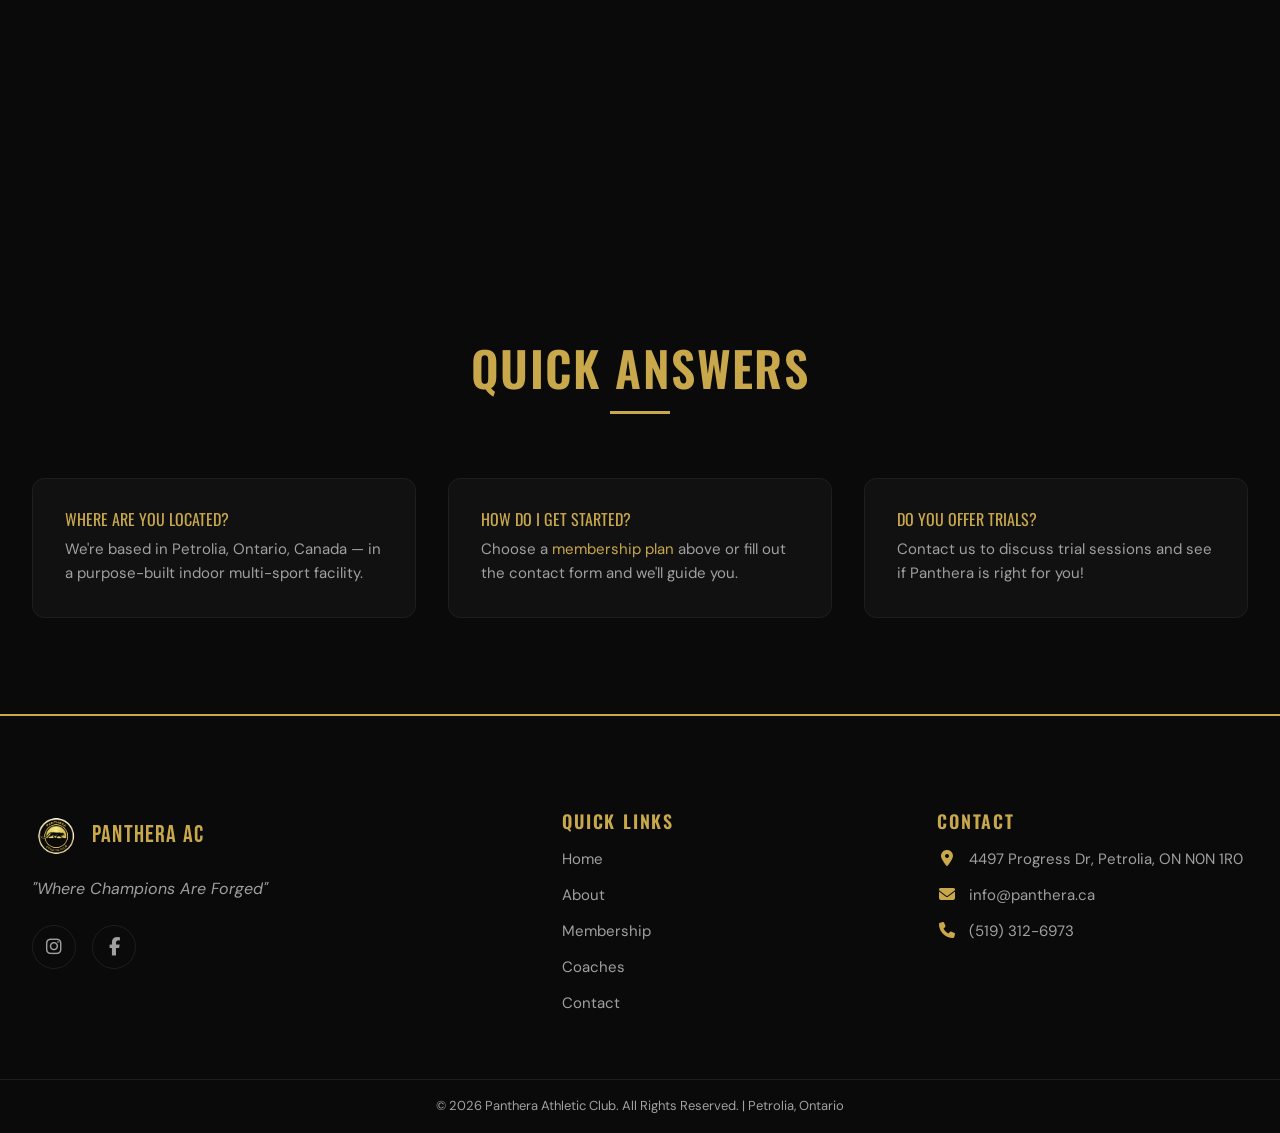
<file: contact.html>
<!DOCTYPE html>
<html lang="en">

<head>
  <meta charset="UTF-8">
  <meta name="viewport" content="width=device-width, initial-scale=1.0">
  <title>Contact Us — Panthera Athletic Club | Petrolia, Ontario</title>
  <meta name="description"
    content="Get in touch with Panthera Athletic Club in Petrolia, Ontario. Questions about membership, coaching, or partnerships? We'd love to hear from you.">
  <link rel="icon" href="Images/logo.png" type="image/png">
  <link rel="preconnect" href="https://fonts.googleapis.com">
  <link rel="preconnect" href="https://fonts.gstatic.com" crossorigin>
  <link
    href="https://fonts.googleapis.com/css2?family=Bebas+Neue&family=DM+Sans:ital,wght@0,400;0,500;0,700;1,400;1,500&family=Oswald:wght@400;500;600;700&family=Rajdhani:wght@400;500;600;700&display=swap"
    rel="stylesheet">
  <link rel="stylesheet" href="https://cdnjs.cloudflare.com/ajax/libs/font-awesome/6.5.1/css/all.min.css">
  <link rel="stylesheet" href="css/global.css">
  <link rel="stylesheet" href="css/navbar.css">
  <link rel="stylesheet" href="css/footer.css">
  <link rel="stylesheet" href="css/animations.css">
  <link rel="stylesheet" href="css/contact.css">
</head>

<body>

  <!-- NAVBAR -->
  <nav class="navbar" id="navbar">
    <div class="navbar-inner">
      <a href="index.html" class="navbar-logo">
        <img src="Images/logo.png" alt="Panthera Athletic Club Logo" loading="eager">
        <span>PANTHERA AC</span>
      </a>
      <div class="navbar-links">
        <a href="index.html">Home</a>
        <a href="about.html">About</a>
        <a href="membership.html">Membership</a>
        <a href="coaches.html">Coaches</a>
        <a href="contact.html">Contact</a>
      </div>
      <div class="navbar-cta">
        <a href="membership.html" class="btn btn-primary btn-sm">JOIN NOW</a>
      </div>
      <button class="navbar-hamburger" id="navHamburger" aria-label="Toggle navigation menu">
        <span></span><span></span><span></span>
      </button>
    </div>
  </nav>
  <div class="mobile-menu" id="mobileMenu">
    <a href="index.html">Home</a>
    <a href="about.html">About</a>
    <a href="membership.html">Membership</a>
    <a href="coaches.html">Coaches</a>
    <a href="contact.html">Contact</a>
    <a href="membership.html" class="btn btn-primary" style="margin-top:1rem;">JOIN NOW</a>
  </div>

  <!-- PAGE HERO -->
  <section class="page-hero">
    <div class="page-hero-watermark"><img src="Images/logo.png" alt=""></div>
    <div class="container" data-animate>
      <h1 class="display-lg">GET IN TOUCH</h1>
      <div class="gold-divider-center"></div>
      <p class="text-muted body-lg" style="margin-top:0.75rem;">Questions? Ready to join? We'd love to hear from you.
      </p>
    </div>
  </section>

  <!-- CONTACT LAYOUT -->
  <section class="section">
    <div class="container">
      <div class="contact-grid">

        <!-- Left: Info Block -->
        <div class="contact-info-block" data-animate="fade-left">
          <div class="contact-monogram">P</div>

          <div class="contact-info-item">
            <i class="fas fa-map-marker-alt"></i>
            <div>
              <h4>Location</h4>
              <p>4497 Progress Dr, Petrolia, Ontario, N0N 1R0</p>
            </div>
          </div>

          <div class="contact-info-item">
            <i class="fas fa-envelope"></i>
            <div>
              <h4>Email</h4>
              <p><a href="mailto:info@panthera.ca">info@panthera.ca</a></p>
            </div>
          </div>

          <div class="contact-info-item">
            <i class="fas fa-phone"></i>
            <div>
              <h4>Phone</h4>
              <p><a href="tel:+15193126973">(519) 312-6973</a></p>
            </div>
          </div>

          <div class="contact-info-item">
            <i class="fas fa-clock"></i>
            <div>
              <h4>Hours</h4>
              <p>Mon – Fri: 9AM – 9PM<br>Sat – Sun: 10AM – 6PM</p>
            </div>
          </div>

          <div class="contact-socials">
            <a href="#" aria-label="Instagram"><i class="fab fa-instagram"></i></a>
            <a href="#" aria-label="Facebook"><i class="fab fa-facebook-f"></i></a>
          </div>
        </div>

        <!-- Right: Contact Form -->
        <div class="contact-form-card" data-animate="fade-right">
          <form id="contactForm">
            <div class="form-group">
              <label for="fullName">Full Name</label>
              <input type="text" id="fullName" name="fullName" placeholder="Your full name" required>
            </div>
            <div class="form-group">
              <label for="email">Email Address</label>
              <input type="email" id="email" name="email" placeholder="you@example.com" required>
            </div>
            <div class="form-group">
              <label for="phone">Phone Number <span
                  style="color:var(--white-muted); font-weight:400; text-transform:none; letter-spacing:0;"></span></label>
              <input type="tel" id="phone" name="phone" placeholder="(519) 312-6973" required>
            </div>
            <div class="form-group">
              <label for="subject">Subject</label>
              <select id="subject" name="subject" required>
                <option value="" disabled selected>Select a topic</option>
                <option value="general">General Inquiry</option>
                <option value="membership">Membership Question</option>
                <option value="coaching">Coaching</option>
                <option value="partnership">Partnership</option>
                <option value="other">Other</option>
              </select>
            </div>
            <div class="form-group">
              <label for="message">Message</label>
              <textarea id="message" name="message" rows="5" placeholder="Tell us what's on your mind..."
                required></textarea>
            </div>
            <button type="submit" class="btn btn-primary form-submit-btn" style="width:100%;">SEND MESSAGE</button>
          </form>

          <div class="form-success">
            <i class="fas fa-check-circle"></i>
            <p>Thanks! We'll get back to you soon.</p>
          </div>
        </div>

      </div>
    </div>
  </section>

  <!-- GOOGLE MAPS -->
  <section class="section map-section" style="padding-top:0;">
    <div class="container" data-animate>
      <iframe src="https://www.google.com/maps?q=4497+Progress+Dr,+Petrolia,+ON+N0N+1R0,+Canada&output=embed"
        allowfullscreen="" loading="lazy" referrerpolicy="no-referrer-when-downgrade"
        title="Panthera Athletic Club — 4497 Progress Dr, Petrolia, Ontario">
      </iframe>
    </div>
  </section>

  <!-- FAQ QUICK LINKS -->
  <section class="section">
    <div class="container">
      <div class="section-header">
        <h2 class="heading-lg">QUICK ANSWERS</h2>
        <div class="gold-divider-center"></div>
      </div>
      <div class="quick-faq-grid">
        <div class="quick-faq-card" data-animate data-delay="1">
          <h4>Where are you located?</h4>
          <p>We're based in Petrolia, Ontario, Canada — in a purpose-built indoor multi-sport facility.</p>
        </div>
        <div class="quick-faq-card" data-animate data-delay="2">
          <h4>How do I get started?</h4>
          <p>Choose a <a href="membership.html" style="color:var(--gold-primary);">membership plan</a> above or fill out
            the contact form and we'll guide you.</p>
        </div>
        <div class="quick-faq-card" data-animate data-delay="3">
          <h4>Do you offer trials?</h4>
          <p>Contact us to discuss trial sessions and see if Panthera is right for you!</p>
        </div>
      </div>
    </div>
  </section>

  <!-- FOOTER -->
  <footer class="footer">
    <div class="footer-grid">
      <div class="footer-brand">
        <div class="footer-brand-logo">
          <img src="Images/logo.png" alt="Panthera AC Logo">
          <span>PANTHERA AC</span>
        </div>
        <p class="footer-tagline">"Where Champions Are Forged"</p>
        <div class="footer-socials">
          <a href="#" aria-label="Instagram"><i class="fab fa-instagram"></i></a>
          <a href="#" aria-label="Facebook"><i class="fab fa-facebook-f"></i></a>
        </div>
      </div>
      <div>
        <h4 class="footer-heading">Quick Links</h4>
        <div class="footer-links">
          <a href="index.html">Home</a>
          <a href="about.html">About</a>
          <a href="membership.html">Membership</a>
          <a href="coaches.html">Coaches</a>
          <a href="contact.html">Contact</a>
        </div>
      </div>
      <div>
        <h4 class="footer-heading">Contact</h4>
        <div class="footer-contact-item"><i class="fas fa-map-marker-alt"></i><span>4497 Progress Dr, Petrolia, ON N0N
            1R0</span>
        </div>
        <div class="footer-contact-item"><i class="fas fa-envelope"></i><span>info@panthera.ca</span></div>
        <div class="footer-contact-item"><i class="fas fa-phone"></i><span>(519) 312-6973</span></div>
      </div>
    </div>
    <div class="footer-bottom">
      <p>&copy; 2026 Panthera Athletic Club. All Rights Reserved. | Petrolia, Ontario</p>
    </div>
  </footer>

  <script src="js/main.js"></script>
  <script src="js/membership.js"></script>
</body>

</html>
</file>
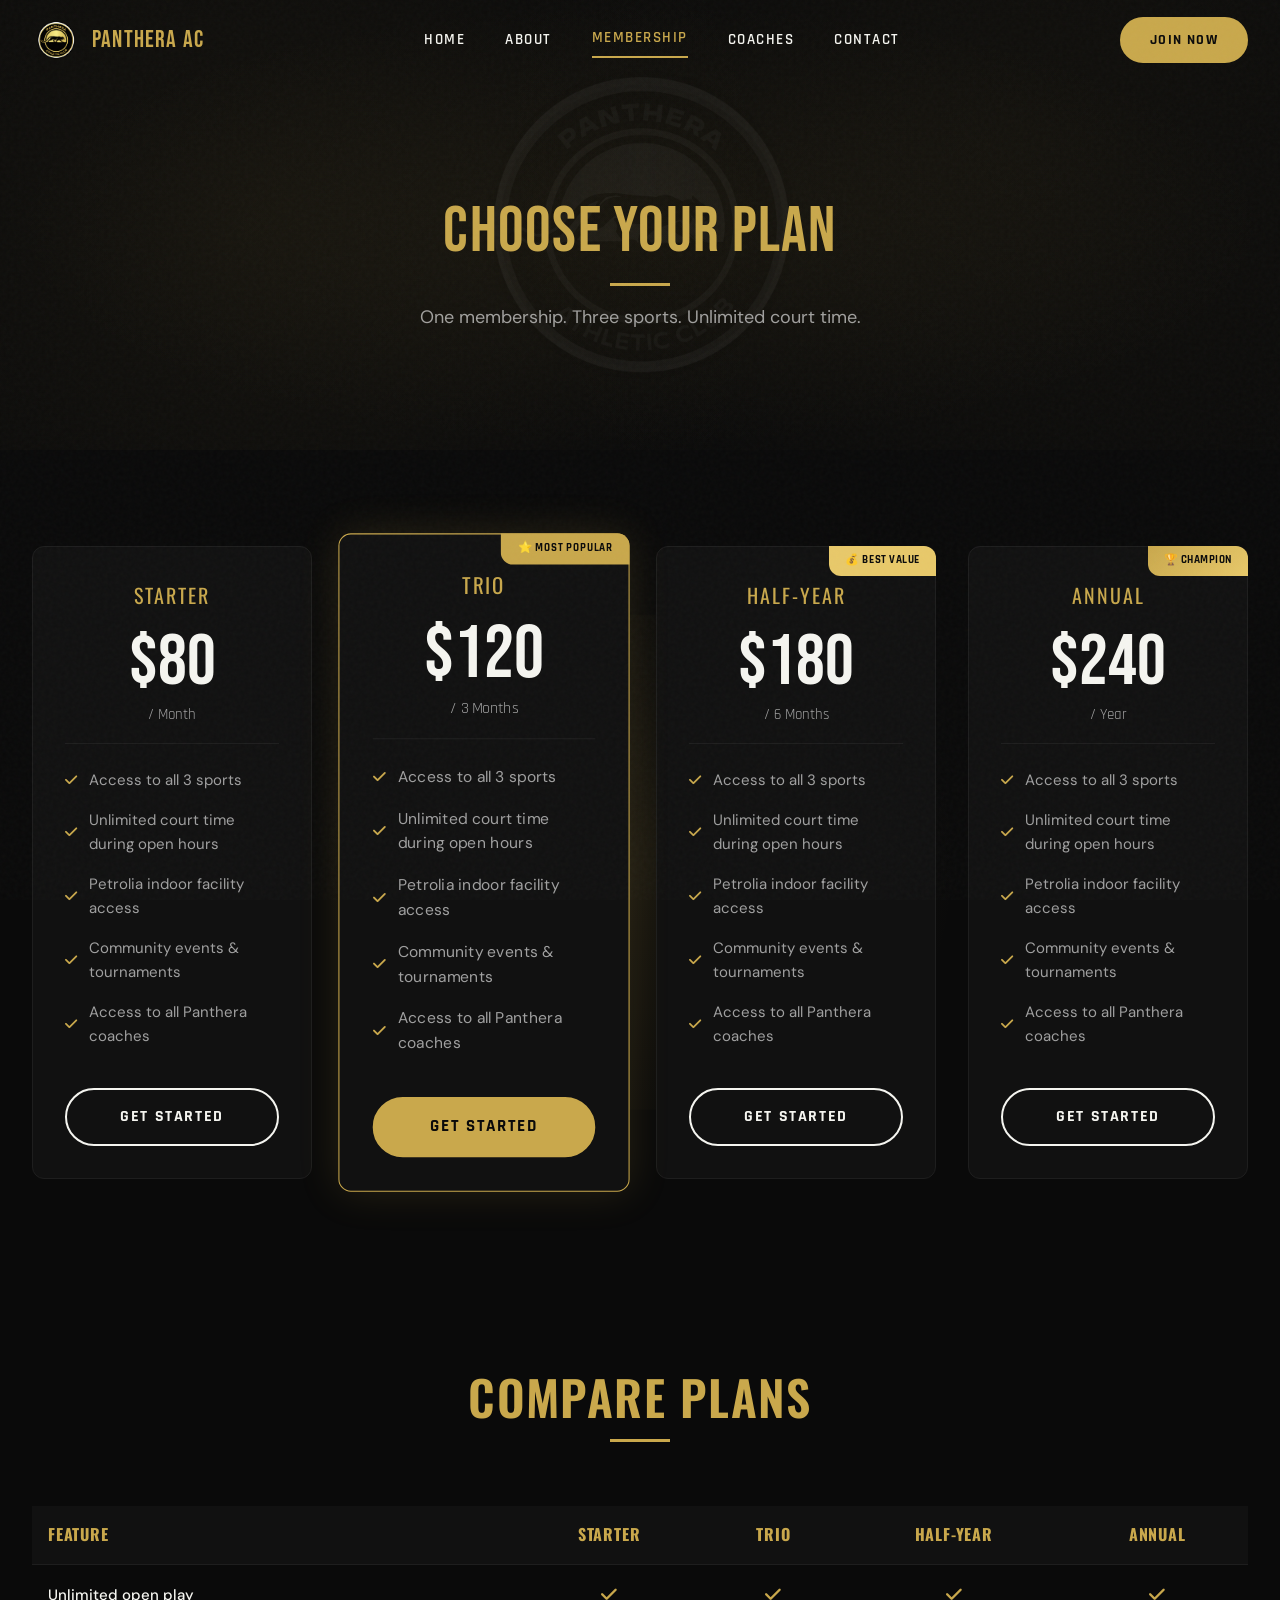
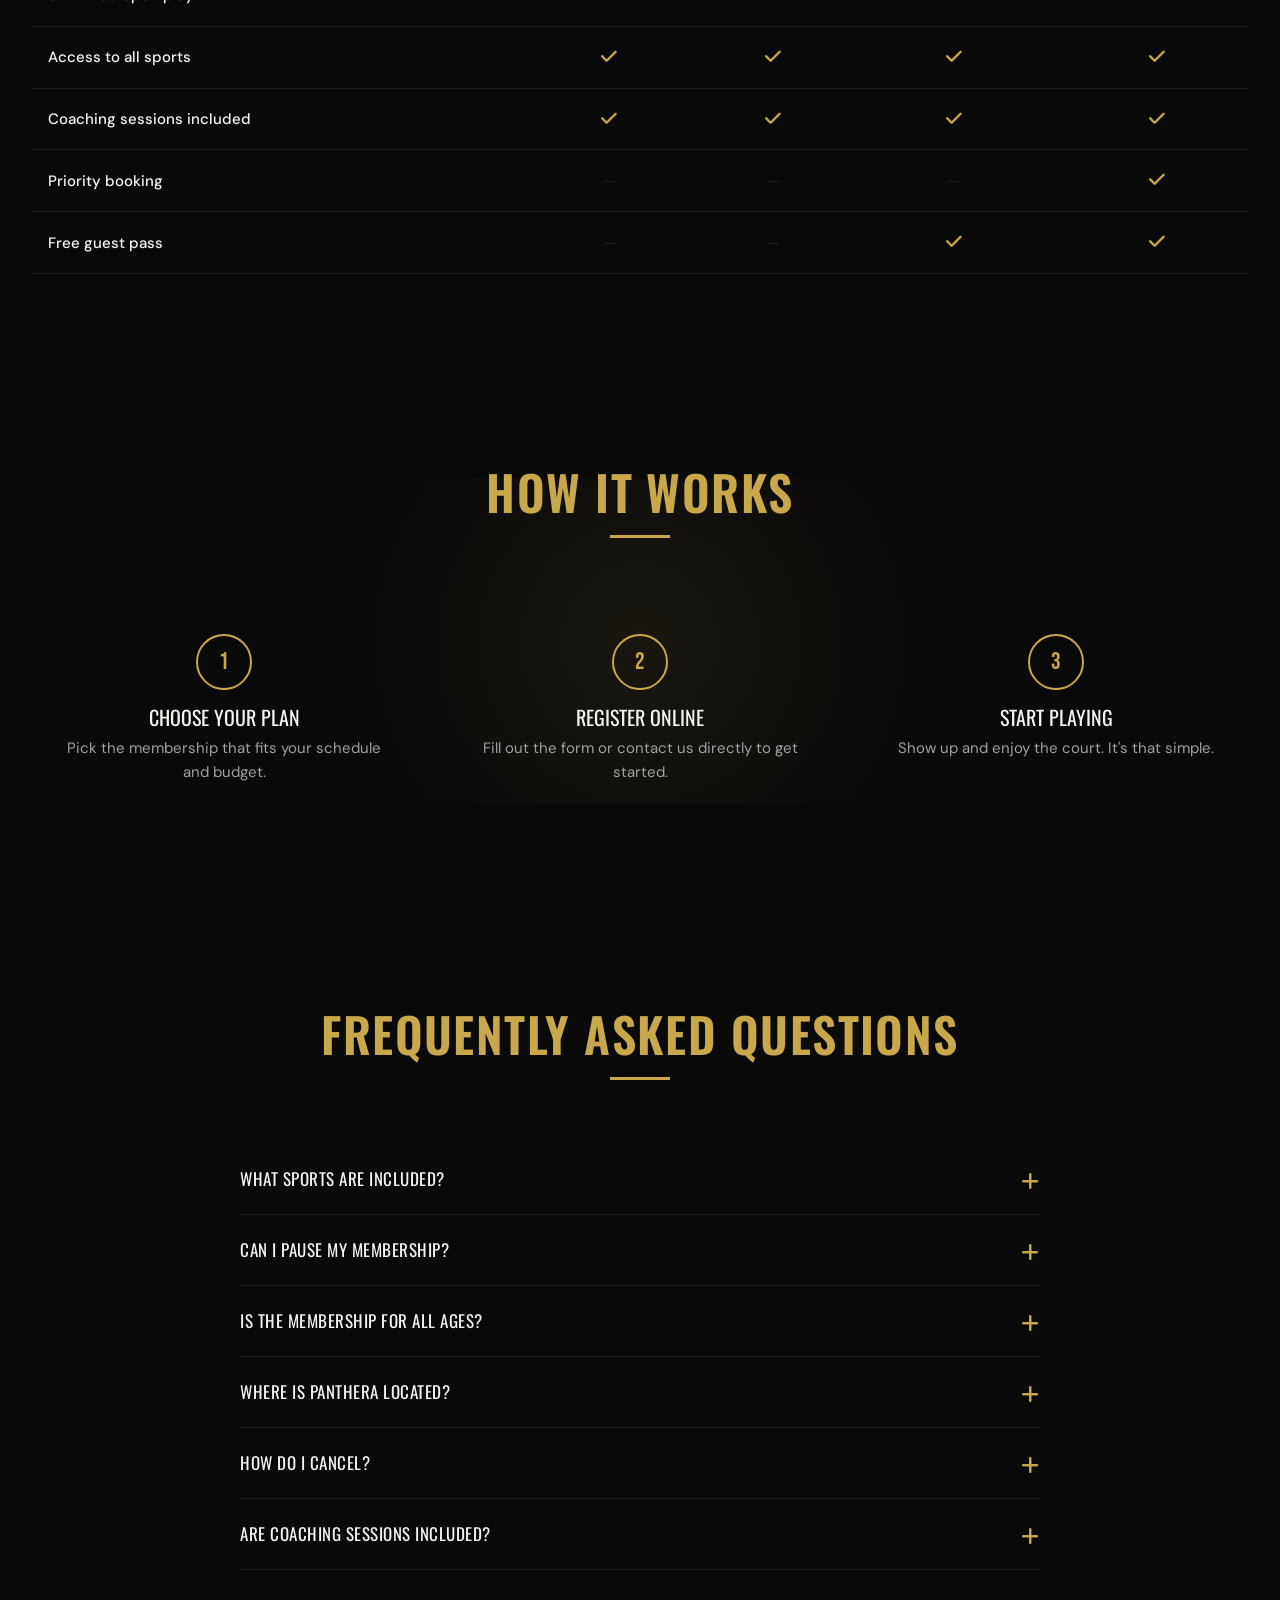
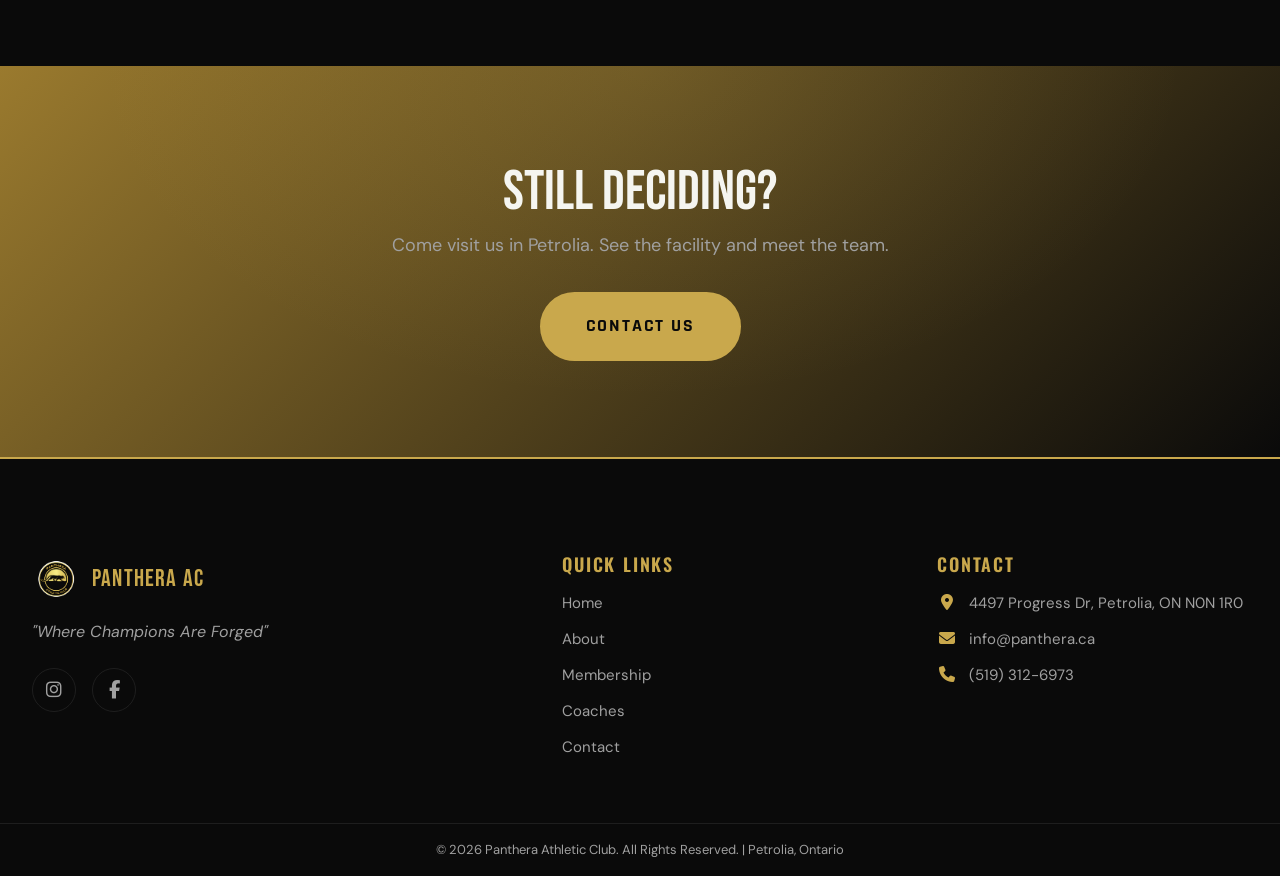
<file: membership.html>
<!DOCTYPE html>
<html lang="en">

<head>
  <meta charset="UTF-8">
  <meta name="viewport" content="width=device-width, initial-scale=1.0">
  <title>Membership Plans — Panthera Athletic Club | Petrolia, Ontario</title>
  <meta name="description"
    content="Choose your Panthera AC membership plan. One membership covers pickleball, basketball, and volleyball with unlimited court time.">
  <link rel="icon" href="Images/logo.png" type="image/png">
  <link rel="preconnect" href="https://fonts.googleapis.com">
  <link rel="preconnect" href="https://fonts.gstatic.com" crossorigin>
  <link
    href="https://fonts.googleapis.com/css2?family=Bebas+Neue&family=DM+Sans:ital,wght@0,400;0,500;0,700;1,400;1,500&family=Oswald:wght@400;500;600;700&family=Rajdhani:wght@400;500;600;700&display=swap"
    rel="stylesheet">
  <link rel="stylesheet" href="https://cdnjs.cloudflare.com/ajax/libs/font-awesome/6.5.1/css/all.min.css">
  <link rel="stylesheet" href="css/global.css">
  <link rel="stylesheet" href="css/navbar.css">
  <link rel="stylesheet" href="css/footer.css">
  <link rel="stylesheet" href="css/animations.css">
  <link rel="stylesheet" href="css/membership.css">
</head>

<body>

  <!-- NAVBAR -->
  <nav class="navbar" id="navbar">
    <div class="navbar-inner">
      <a href="index.html" class="navbar-logo">
        <img src="Images/logo.png" alt="Panthera Athletic Club Logo" loading="eager">
        <span>PANTHERA AC</span>
      </a>
      <div class="navbar-links">
        <a href="index.html">Home</a>
        <a href="about.html">About</a>
        <a href="membership.html">Membership</a>
        <a href="coaches.html">Coaches</a>
        <a href="contact.html">Contact</a>
      </div>
      <div class="navbar-cta">
        <a href="membership.html" class="btn btn-primary btn-sm">JOIN NOW</a>
      </div>
      <button class="navbar-hamburger" id="navHamburger" aria-label="Toggle navigation menu">
        <span></span><span></span><span></span>
      </button>
    </div>
  </nav>
  <div class="mobile-menu" id="mobileMenu">
    <a href="index.html">Home</a>
    <a href="about.html">About</a>
    <a href="membership.html">Membership</a>
    <a href="coaches.html">Coaches</a>
    <a href="contact.html">Contact</a>
    <a href="membership.html" class="btn btn-primary" style="margin-top:1rem;">JOIN NOW</a>
  </div>

  <!-- PAGE HERO -->
  <section class="page-hero membership-hero">
    <div class="page-hero-watermark"><img src="Images/logo.png" alt=""></div>
    <div class="container" data-animate>
      <h1 class="display-lg">CHOOSE YOUR PLAN</h1>
      <div class="gold-divider-center"></div>
      <p class="text-muted body-lg" style="margin-top:0.75rem;">One membership. Three sports. Unlimited court time.</p>
    </div>
  </section>

  <!-- PRICING CARDS -->
  <section class="section glow-bg">
    <div class="container">
      <div class="pricing-grid">

        <!-- Starter -->
        <div class="pricing-card" data-animate data-delay="1">
          <div class="pricing-plan-name">Starter</div>
          <div class="pricing-price">$80</div>
          <div class="pricing-duration">/ Month</div>
          <div class="pricing-divider"></div>
          <ul class="pricing-features">
            <li><i class="fas fa-check"></i> Access to all 3 sports</li>
            <li><i class="fas fa-check"></i> Unlimited court time during open hours</li>
            <li><i class="fas fa-check"></i> Petrolia indoor facility access</li>
            <li><i class="fas fa-check"></i> Community events &amp; tournaments</li>
            <li><i class="fas fa-check"></i> Access to all Panthera coaches</li>
          </ul>
          <a href="contact.html" class="btn btn-outline" style="width:100%;">GET STARTED</a>
        </div>

        <!-- Trio — MOST POPULAR -->
        <div class="pricing-card featured gold-pulse" data-animate data-delay="2">
          <span class="pricing-badge">⭐ MOST POPULAR</span>
          <div class="pricing-plan-name">Trio</div>
          <div class="pricing-price">$120</div>
          <div class="pricing-duration">/ 3 Months</div>
          <div class="pricing-divider"></div>
          <ul class="pricing-features">
            <li><i class="fas fa-check"></i> Access to all 3 sports</li>
            <li><i class="fas fa-check"></i> Unlimited court time during open hours</li>
            <li><i class="fas fa-check"></i> Petrolia indoor facility access</li>
            <li><i class="fas fa-check"></i> Community events &amp; tournaments</li>
            <li><i class="fas fa-check"></i> Access to all Panthera coaches</li>
          </ul>
          <a href="contact.html" class="btn btn-primary" style="width:100%;">GET STARTED</a>
        </div>

        <!-- Half-Year -->
        <div class="pricing-card" data-animate data-delay="3">
          <span class="pricing-badge best-value">💰 BEST VALUE</span>
          <div class="pricing-plan-name">Half-Year</div>
          <div class="pricing-price">$180</div>
          <div class="pricing-duration">/ 6 Months</div>
          <div class="pricing-divider"></div>
          <ul class="pricing-features">
            <li><i class="fas fa-check"></i> Access to all 3 sports</li>
            <li><i class="fas fa-check"></i> Unlimited court time during open hours</li>
            <li><i class="fas fa-check"></i> Petrolia indoor facility access</li>
            <li><i class="fas fa-check"></i> Community events &amp; tournaments</li>
            <li><i class="fas fa-check"></i> Access to all Panthera coaches</li>
          </ul>
          <a href="contact.html" class="btn btn-outline" style="width:100%;">GET STARTED</a>
        </div>

        <!-- Annual -->
        <div class="pricing-card" data-animate data-delay="4">
          <span class="pricing-badge champion">🏆 CHAMPION</span>
          <div class="pricing-plan-name">Annual</div>
          <div class="pricing-price">$240</div>
          <div class="pricing-duration">/ Year</div>
          <div class="pricing-divider"></div>
          <ul class="pricing-features">
            <li><i class="fas fa-check"></i> Access to all 3 sports</li>
            <li><i class="fas fa-check"></i> Unlimited court time during open hours</li>
            <li><i class="fas fa-check"></i> Petrolia indoor facility access</li>
            <li><i class="fas fa-check"></i> Community events &amp; tournaments</li>
            <li><i class="fas fa-check"></i> Access to all Panthera coaches</li>
          </ul>
          <a href="contact.html" class="btn btn-outline" style="width:100%;">GET STARTED</a>
        </div>

      </div>
    </div>
  </section>

  <!-- COMPARISON TABLE -->
  <section class="section">
    <div class="container">
      <div class="section-header">
        <h2 class="heading-lg">COMPARE PLANS</h2>
        <div class="gold-divider-center"></div>
      </div>
      <div class="comparison-table-wrap" data-animate>
        <table class="comparison-table">
          <thead>
            <tr>
              <th>Feature</th>
              <th>Starter</th>
              <th>Trio</th>
              <th>Half-Year</th>
              <th>Annual</th>
            </tr>
          </thead>
          <tbody>
            <tr>
              <td>Unlimited open play</td>
              <td><span class="check"><i class="fas fa-check"></i></span></td>
              <td><span class="check"><i class="fas fa-check"></i></span></td>
              <td><span class="check"><i class="fas fa-check"></i></span></td>
              <td><span class="check"><i class="fas fa-check"></i></span></td>
            </tr>
            <tr>
              <td>Access to all sports</td>
              <td><span class="check"><i class="fas fa-check"></i></span></td>
              <td><span class="check"><i class="fas fa-check"></i></span></td>
              <td><span class="check"><i class="fas fa-check"></i></span></td>
              <td><span class="check"><i class="fas fa-check"></i></span></td>
            </tr>
            <tr>
              <td>Coaching sessions included</td>
              <td><span class="check"><i class="fas fa-check"></i></span></td>
              <td><span class="check"><i class="fas fa-check"></i></span></td>
              <td><span class="check"><i class="fas fa-check"></i></span></td>
              <td><span class="check"><i class="fas fa-check"></i></span></td>
            </tr>
            <tr>
              <td>Priority booking</td>
              <td><span class="dash">—</span></td>
              <td><span class="dash">—</span></td>
              <td><span class="dash">—</span></td>
              <td><span class="check"><i class="fas fa-check"></i></span></td>
            </tr>
            <tr>
              <td>Free guest pass</td>
              <td><span class="dash">—</span></td>
              <td><span class="dash">—</span></td>
              <td><span class="check"><i class="fas fa-check"></i></span></td>
              <td><span class="check"><i class="fas fa-check"></i></span></td>
            </tr>
          </tbody>
        </table>
      </div>
    </div>
  </section>

  <!-- HOW IT WORKS -->
  <section class="section glow-bg">
    <div class="container">
      <div class="section-header">
        <h2 class="heading-lg">HOW IT WORKS</h2>
        <div class="gold-divider-center"></div>
      </div>
      <div class="steps-grid">
        <div class="step-card" data-animate data-delay="1">
          <div class="step-number">1</div>
          <h3>Choose Your Plan</h3>
          <p>Pick the membership that fits your schedule and budget.</p>
        </div>
        <div class="step-card" data-animate data-delay="2">
          <div class="step-number">2</div>
          <h3>Register Online</h3>
          <p>Fill out the form or contact us directly to get started.</p>
        </div>
        <div class="step-card" data-animate data-delay="3">
          <div class="step-number">3</div>
          <h3>Start Playing</h3>
          <p>Show up and enjoy the court. It's that simple.</p>
        </div>
      </div>
    </div>
  </section>

  <!-- FAQ -->
  <section class="section">
    <div class="container">
      <div class="section-header">
        <h2 class="heading-lg">FREQUENTLY ASKED QUESTIONS</h2>
        <div class="gold-divider-center"></div>
      </div>
      <div class="faq-list" data-animate>
        <div class="faq-item">
          <button class="faq-question">What sports are included?<span class="faq-icon"><i
                class="fas fa-plus"></i></span></button>
          <div class="faq-answer">
            <p>Your membership gives you access to all three sports: pickleball, basketball, and volleyball. No
              restrictions — play any or all of them during open hours.</p>
          </div>
        </div>
        <div class="faq-item">
          <button class="faq-question">Can I pause my membership?<span class="faq-icon"><i
                class="fas fa-plus"></i></span></button>
          <div class="faq-answer">
            <p>Currently, memberships cannot be paused. However, please contact us if you have special circumstances and
              we'll do our best to accommodate you.</p>
          </div>
        </div>
        <div class="faq-item">
          <button class="faq-question">Is the membership for all ages?<span class="faq-icon"><i
                class="fas fa-plus"></i></span></button>
          <div class="faq-answer">
            <p>Yes! Panthera welcomes athletes of all ages and skill levels. We have programs for youth, teens, and
              adults.</p>
          </div>
        </div>
        <div class="faq-item">
          <button class="faq-question">Where is Panthera located?<span class="faq-icon"><i
                class="fas fa-plus"></i></span></button>
          <div class="faq-answer">
            <p>We're located in Petrolia, Ontario, Canada. Our indoor facility is conveniently situated and easily
              accessible.</p>
          </div>
        </div>
        <div class="faq-item">
          <button class="faq-question">How do I cancel?<span class="faq-icon"><i
                class="fas fa-plus"></i></span></button>
          <div class="faq-answer">
            <p>To cancel your membership, simply contact us via email or phone. We'll process your request promptly.</p>
          </div>
        </div>
        <div class="faq-item">
          <button class="faq-question">Are coaching sessions included?<span class="faq-icon"><i
                class="fas fa-plus"></i></span></button>
          <div class="faq-answer">
            <p>Yes, all membership tiers include access to coaching sessions during scheduled times. Our coaches are
              available to help you improve your game.</p>
          </div>
        </div>
      </div>
    </div>
  </section>

  <!-- FINAL CTA -->
  <section class="cta-banner">
    <div class="container" data-animate>
      <h2>STILL DECIDING?</h2>
      <p>Come visit us in Petrolia. See the facility and meet the team.</p>
      <a href="contact.html" class="btn btn-primary btn-lg">CONTACT US</a>
    </div>
  </section>

  <!-- FOOTER -->
  <footer class="footer">
    <div class="footer-grid">
      <div class="footer-brand">
        <div class="footer-brand-logo">
          <img src="Images/logo.png" alt="Panthera AC Logo">
          <span>PANTHERA AC</span>
        </div>
        <p class="footer-tagline">"Where Champions Are Forged"</p>
        <div class="footer-socials">
          <a href="#" aria-label="Instagram"><i class="fab fa-instagram"></i></a>
          <a href="#" aria-label="Facebook"><i class="fab fa-facebook-f"></i></a>
        </div>
      </div>
      <div>
        <h4 class="footer-heading">Quick Links</h4>
        <div class="footer-links">
          <a href="index.html">Home</a>
          <a href="about.html">About</a>
          <a href="membership.html">Membership</a>
          <a href="coaches.html">Coaches</a>
          <a href="contact.html">Contact</a>
        </div>
      </div>
      <div>
        <h4 class="footer-heading">Contact</h4>
        <div class="footer-contact-item"><i class="fas fa-map-marker-alt"></i><span>4497 Progress Dr, Petrolia, ON N0N 1R0</span>
        </div>
        <div class="footer-contact-item"><i class="fas fa-envelope"></i><span>info@panthera.ca</span></div>
        <div class="footer-contact-item"><i class="fas fa-phone"></i><span>(519) 312-6973</span></div>
      </div>
    </div>
    <div class="footer-bottom">
      <p>&copy; 2026 Panthera Athletic Club. All Rights Reserved. | Petrolia, Ontario</p>
    </div>
  </footer>

  <script src="js/main.js"></script>
  <script src="js/membership.js"></script>
</body>

</html>
</file>
<file: css/global.css>
/* ============================================================
   PANTHERA ATHLETIC CLUB — Global Design System
   ============================================================ */

/* ---------- Google Fonts ---------- */
@import url('https://fonts.googleapis.com/css2?family=Bebas+Neue&family=DM+Sans:ital,wght@0,400;0,500;0,700;1,400;1,500&family=Oswald:wght@400;500;600;700&family=Rajdhani:wght@400;500;600;700&display=swap');

/* ---------- CSS Custom Properties ---------- */
:root {
  /* Gold palette */
  --gold-primary: #C9A84C;
  --gold-light: #E8C96A;
  --gold-dark: #9A7A2E;
  --gold-glow: rgba(201, 168, 76, 0.15);
  --gold-shimmer: linear-gradient(135deg, #C9A84C 0%, #E8C96A 50%, #C9A84C 100%);

  /* Black palette */
  --black-deep: #0A0A0A;
  --black-card: #111111;
  --black-border: #1E1E1E;
  --black-input: #1A1A1A;

  /* White palette */
  --white-soft: #F5F5F0;
  --white-muted: #A0A0A0;

  /* Typography */
  --font-display: 'Bebas Neue', sans-serif;
  --font-heading: 'Oswald', sans-serif;
  --font-body: 'DM Sans', sans-serif;
  --font-accent: 'Rajdhani', sans-serif;

  /* Spacing scale */
  --space-xs: 0.5rem;
  --space-sm: 1rem;
  --space-md: 2rem;
  --space-lg: 4rem;
  --space-xl: 6rem;
  --space-2xl: 8rem;

  /* Layout */
  --max-width: 1280px;
  --nav-height: 80px;

  /* Transitions */
  --transition-fast: 0.2s ease;
  --transition-base: 0.3s ease;
  --transition-slow: 0.5s ease;
  --transition-smooth: 0.6s cubic-bezier(0.16, 1, 0.3, 1);

  /* Radius */
  --radius-sm: 6px;
  --radius-md: 12px;
  --radius-lg: 24px;
  --radius-pill: 100px;
}

/* ---------- Reset ---------- */
*, *::before, *::after {
  margin: 0;
  padding: 0;
  box-sizing: border-box;
}

html {
  scroll-behavior: smooth;
  font-size: 16px;
  -webkit-font-smoothing: antialiased;
  -moz-osx-font-smoothing: grayscale;
}

body {
  font-family: var(--font-body);
  background-color: var(--black-deep);
  color: var(--white-soft);
  line-height: 1.6;
  overflow-x: hidden;
  position: relative;
}

/* Grain texture overlay */
body::after {
  content: '';
  position: fixed;
  inset: 0;
  pointer-events: none;
  z-index: 9999;
  opacity: 0.03;
  background-image: url("data:image/svg+xml,%3Csvg viewBox='0 0 256 256' xmlns='http://www.w3.org/2000/svg'%3E%3Cfilter id='noise'%3E%3CfeTurbulence type='fractalNoise' baseFrequency='0.9' numOctaves='4' stitchTiles='stitch'/%3E%3C/filter%3E%3Crect width='100%25' height='100%25' filter='url(%23noise)'/%3E%3C/svg%3E");
  background-repeat: repeat;
}

img {
  max-width: 100%;
  height: auto;
  display: block;
}

a {
  color: inherit;
  text-decoration: none;
  transition: color var(--transition-fast);
}

ul, ol {
  list-style: none;
}

button, input, textarea, select {
  font-family: inherit;
  font-size: inherit;
  border: none;
  outline: none;
  background: none;
  color: inherit;
}

button {
  cursor: pointer;
}

/* ---------- Typography ---------- */
h1, h2, h3, h4, h5, h6 {
  line-height: 1.1;
  font-weight: 400;
}

.display-xl {
  font-family: var(--font-display);
  font-size: clamp(3.5rem, 8vw, 6rem);
  letter-spacing: 0.02em;
  text-transform: uppercase;
}

.display-lg {
  font-family: var(--font-display);
  font-size: clamp(2.5rem, 5vw, 5rem);
  letter-spacing: 0.02em;
  text-transform: uppercase;
}

.heading-lg {
  font-family: var(--font-heading);
  font-size: clamp(2rem, 4vw, 3rem);
  font-weight: 600;
  text-transform: uppercase;
  letter-spacing: 0.03em;
}

.heading-md {
  font-family: var(--font-heading);
  font-size: clamp(1.5rem, 3vw, 2.25rem);
  font-weight: 600;
  text-transform: uppercase;
}

.heading-sm {
  font-family: var(--font-heading);
  font-size: clamp(1.125rem, 2vw, 1.5rem);
  font-weight: 500;
  text-transform: uppercase;
}

.label-accent {
  font-family: var(--font-accent);
  font-size: 0.875rem;
  font-weight: 600;
  text-transform: uppercase;
  letter-spacing: 0.2em;
  color: var(--gold-primary);
}

.body-lg {
  font-size: 1.125rem;
  line-height: 1.7;
}

.body-md {
  font-size: 1rem;
  line-height: 1.6;
}

.body-sm {
  font-size: 0.875rem;
  line-height: 1.5;
}

.text-muted {
  color: var(--white-muted);
}

.text-gold {
  color: var(--gold-primary);
}

.text-white {
  color: var(--white-soft);
}

/* ---------- Layout Utilities ---------- */
.container {
  width: 100%;
  max-width: var(--max-width);
  margin: 0 auto;
  padding: 0 var(--space-md);
}

.section {
  padding: var(--space-xl) 0;
  position: relative;
}

.section-lg {
  padding: var(--space-2xl) 0;
}

.grid {
  display: grid;
  gap: var(--space-md);
}

.grid-2 { grid-template-columns: repeat(2, 1fr); }
.grid-3 { grid-template-columns: repeat(3, 1fr); }
.grid-4 { grid-template-columns: repeat(4, 1fr); }

.flex {
  display: flex;
  align-items: center;
}

.flex-between {
  display: flex;
  align-items: center;
  justify-content: space-between;
}

.flex-center {
  display: flex;
  align-items: center;
  justify-content: center;
}

.text-center { text-align: center; }
.text-left { text-align: left; }

/* ---------- Section Header ---------- */
.section-header {
  text-align: center;
  margin-bottom: var(--space-lg);
}

.section-header .label-accent {
  display: block;
  margin-bottom: var(--space-xs);
}

.section-header h2 {
  color: var(--gold-primary);
  margin-bottom: var(--space-sm);
}

.section-header p {
  color: var(--white-muted);
  max-width: 600px;
  margin: 0 auto;
  font-size: 1.125rem;
}

/* ---------- Buttons ---------- */
.btn {
  display: inline-flex;
  align-items: center;
  justify-content: center;
  gap: 0.5rem;
  padding: 0.875rem 2.25rem;
  font-family: var(--font-accent);
  font-size: 1rem;
  font-weight: 700;
  text-transform: uppercase;
  letter-spacing: 0.1em;
  border-radius: 999px;
  cursor: pointer;
  position: relative;
  overflow: hidden;
  z-index: 0;
}

/* === PRIMARY BUTTON (gold filled → dark fill sweep, gold text) === */
.btn-primary {
  background: var(--gold-primary);
  color: var(--black-deep);
  border: 2px solid var(--gold-primary);
  transition: color 0.35s ease, transform 0.3s ease, box-shadow 0.3s ease;
}

.btn-primary::before {
  content: '';
  position: absolute;
  inset: 0;
  background: var(--black-deep);
  transform: scaleX(0);
  transform-origin: left;
  transition: transform 0.35s ease;
  z-index: -1;
  border-radius: 999px;
}

.btn-primary:hover::before {
  transform: scaleX(1);
}

.btn-primary:hover {
  color: var(--gold-primary);
  transform: translateY(-2px);
  box-shadow: 0 8px 30px rgba(201, 168, 76, 0.3);
}

/* === OUTLINE / SECONDARY BUTTON (outline → gold fill sweep, black text) === */
.btn-outline {
  background: transparent;
  color: var(--white-soft);
  border: 2px solid var(--white-soft);
  transition: color 0.35s ease, border-color 0.35s ease, transform 0.3s ease;
}

.btn-outline::before {
  content: '';
  position: absolute;
  inset: 0;
  background: var(--gold-primary);
  transform: scaleX(0);
  transform-origin: left;
  transition: transform 0.35s ease;
  z-index: -1;
  border-radius: 999px;
}

.btn-outline:hover::before {
  transform: scaleX(1);
}

.btn-outline:hover {
  color: var(--black-deep);
  border-color: var(--gold-primary);
  transform: translateY(-2px);
}

.btn-lg {
  padding: 1.125rem 2.75rem;
  font-size: 1.125rem;
}

.btn-sm {
  padding: 0.625rem 1.5rem;
  font-size: 0.875rem;
}

/* ---------- Cards ---------- */
.card {
  background: var(--black-card);
  border: 1px solid var(--black-border);
  border-radius: var(--radius-md);
  padding: var(--space-md);
  transition: all var(--transition-base);
}

.card:hover {
  border-color: var(--gold-dark);
  transform: translateY(-6px);
  box-shadow: 0 20px 40px rgba(0, 0, 0, 0.3),
              0 0 30px rgba(201, 168, 76, 0.08);
}

/* ---------- Gold Glow Background ---------- */
.glow-bg {
  position: relative;
}

.glow-bg::before {
  content: '';
  position: absolute;
  top: 50%;
  left: 50%;
  transform: translate(-50%, -50%);
  width: 60%;
  height: 60%;
  background: radial-gradient(circle, rgba(201, 168, 76, 0.08) 0%, transparent 70%);
  pointer-events: none;
  z-index: 0;
}

/* ---------- Gold Divider ---------- */
.gold-divider {
  width: 60px;
  height: 3px;
  background: var(--gold-primary);
  margin: var(--space-sm) 0;
}

.gold-divider-center {
  width: 60px;
  height: 3px;
  background: var(--gold-primary);
  margin: var(--space-sm) auto;
}

/* ---------- Breadcrumb ---------- */
.breadcrumb {
  display: flex;
  align-items: center;
  gap: 0.5rem;
  font-family: var(--font-accent);
  font-size: 0.875rem;
  color: var(--white-muted);
  margin-top: var(--space-sm);
}

.breadcrumb a {
  color: var(--gold-primary);
}

.breadcrumb a:hover {
  color: var(--gold-light);
}

.breadcrumb span {
  color: var(--white-muted);
}

/* ---------- Page Hero ---------- */
.page-hero {
  min-height: 50vh;
  display: flex;
  align-items: center;
  justify-content: center;
  text-align: center;
  position: relative;
  padding: calc(var(--nav-height) + var(--space-lg)) var(--space-md) var(--space-lg);
  overflow: hidden;
}

.page-hero::before {
  content: '';
  position: absolute;
  inset: 0;
  background: radial-gradient(ellipse at center, rgba(201, 168, 76, 0.06) 0%, transparent 70%);
  pointer-events: none;
}

.page-hero-watermark {
  position: absolute;
  top: 50%;
  left: 50%;
  transform: translate(-50%, -50%);
  width: 400px;
  height: 400px;
  opacity: 0.04;
  pointer-events: none;
}

.page-hero-watermark img {
  width: 100%;
  height: 100%;
  object-fit: contain;
  filter: grayscale(1);
  mix-blend-mode: lighten;
}

.page-hero h1 {
  color: var(--gold-primary);
}

/* ---------- CTA Banner ---------- */
.cta-banner {
  background: linear-gradient(135deg, var(--gold-dark) 0%, var(--black-deep) 100%);
  padding: var(--space-xl) var(--space-md);
  text-align: center;
  position: relative;
  overflow: hidden;
}

.cta-banner::before {
  content: '';
  position: absolute;
  inset: 0;
  background: radial-gradient(ellipse at top center, rgba(201, 168, 76, 0.15) 0%, transparent 60%);
  pointer-events: none;
}

.cta-banner h2 {
  font-family: var(--font-display);
  font-size: clamp(2rem, 5vw, 3.5rem);
  color: var(--white-soft);
  margin-bottom: var(--space-xs);
}

.cta-banner p {
  color: var(--white-muted);
  font-size: 1.125rem;
  margin-bottom: var(--space-md);
}

.cta-banner .btn {
  position: relative;
  z-index: 1;
}

/* ---------- Responsive ---------- */
@media (max-width: 1024px) {
  .grid-4 { grid-template-columns: repeat(2, 1fr); }
}

@media (max-width: 768px) {
  .grid-3 { grid-template-columns: 1fr; }
  .grid-2 { grid-template-columns: 1fr; }
  .grid-4 { grid-template-columns: 1fr; }
  .section { padding: var(--space-lg) 0; }
  .section-lg { padding: var(--space-xl) 0; }
}

@media (max-width: 480px) {
  .container { padding: 0 var(--space-sm); }
}
</file>
<file: css/navbar.css>
/* ============================================================
   PANTHERA AC — Navbar
   ============================================================ */

.navbar {
  position: fixed;
  top: 0;
  left: 0;
  width: 100%;
  height: var(--nav-height);
  z-index: 1000;
  transition: all var(--transition-base);
  background: transparent;
}

.navbar.scrolled {
  background: rgba(10, 10, 10, 0.92);
  backdrop-filter: blur(12px);
  -webkit-backdrop-filter: blur(12px);
  box-shadow: 0 2px 20px rgba(0, 0, 0, 0.4);
}

.navbar-inner {
  display: flex;
  align-items: center;
  justify-content: space-between;
  height: 100%;
  max-width: var(--max-width);
  margin: 0 auto;
  padding: 0 var(--space-md);
}

/* ---------- Logo ---------- */
.navbar-logo {
  display: flex;
  align-items: center;
  gap: 0.75rem;
  z-index: 1001;
}

.navbar-logo img {
  height: 48px;
  width: auto;
  mix-blend-mode: lighten;
}

.navbar-logo span {
  font-family: var(--font-display);
  font-size: 1.5rem;
  color: var(--gold-primary);
  letter-spacing: 0.05em;
}

/* ---------- Desktop Nav Links ---------- */
.navbar-links {
  display: flex;
  align-items: center;
  gap: 2.5rem;
}

.navbar-links a {
  font-family: var(--font-accent);
  font-size: 0.9375rem;
  font-weight: 600;
  text-transform: uppercase;
  letter-spacing: 0.1em;
  color: var(--white-soft);
  position: relative;
  transition: all var(--transition-fast);
  padding: 0.25rem 0;
}

.navbar-links a::after {
  content: '';
  position: absolute;
  bottom: -4px;
  left: 0;
  width: 0;
  height: 2px;
  background: var(--gold-primary);
  transition: width var(--transition-base);
}

.navbar-links a:hover,
.navbar-links a.active {
  color: var(--gold-primary);
  transform: translateY(-2px);
}

.navbar-links a:hover::after,
.navbar-links a.active::after {
  width: 100%;
}

/* ---------- CTA Button ---------- */
.navbar-cta .btn {
  padding: 0.625rem 1.75rem;
  font-size: 0.875rem;
}

/* ---------- Hamburger ---------- */
.navbar-hamburger {
  display: none;
  flex-direction: column;
  justify-content: center;
  align-items: center;
  width: 40px;
  height: 40px;
  cursor: pointer;
  z-index: 1001;
  position: relative;
}

.navbar-hamburger span {
  display: block;
  width: 28px;
  height: 2px;
  background: var(--gold-primary);
  transition: all var(--transition-base);
  position: absolute;
}

.navbar-hamburger span:nth-child(1) { transform: translateY(-8px); }
.navbar-hamburger span:nth-child(2) { transform: translateY(0); }
.navbar-hamburger span:nth-child(3) { transform: translateY(8px); }

.navbar-hamburger.active span:nth-child(1) {
  transform: translateY(0) rotate(45deg);
}

.navbar-hamburger.active span:nth-child(2) {
  opacity: 0;
}

.navbar-hamburger.active span:nth-child(3) {
  transform: translateY(0) rotate(-45deg);
}

/* ---------- Mobile Menu ---------- */
.mobile-menu {
  position: fixed;
  inset: 0;
  background: var(--black-deep);
  z-index: 1000;
  display: flex;
  flex-direction: column;
  align-items: center;
  justify-content: center;
  gap: 0;
  opacity: 0;
  visibility: hidden;
  transition: all var(--transition-slow);
}

.mobile-menu.active {
  opacity: 1;
  visibility: visible;
}

/* Gold line accents */
.mobile-menu::before,
.mobile-menu::after {
  content: '';
  position: absolute;
  width: 1px;
  height: 0;
  background: linear-gradient(to bottom, transparent, var(--gold-primary), transparent);
  transition: height 0.8s cubic-bezier(0.16, 1, 0.3, 1);
}

.mobile-menu::before {
  left: 15%;
  top: 0;
}

.mobile-menu::after {
  right: 15%;
  bottom: 0;
}

.mobile-menu.active::before,
.mobile-menu.active::after {
  height: 100%;
}

.mobile-menu a {
  font-family: var(--font-display);
  font-size: 2.5rem;
  color: var(--white-soft);
  letter-spacing: 0.05em;
  opacity: 0;
  transform: translateY(30px);
  transition: all var(--transition-smooth);
  padding: 0.75rem 0;
}

.mobile-menu.active a {
  opacity: 1;
  transform: translateY(0);
}

.mobile-menu a:nth-child(1) { transition-delay: 0.15s; }
.mobile-menu a:nth-child(2) { transition-delay: 0.25s; }
.mobile-menu a:nth-child(3) { transition-delay: 0.35s; }
.mobile-menu a:nth-child(4) { transition-delay: 0.45s; }
.mobile-menu a:nth-child(5) { transition-delay: 0.55s; }
.mobile-menu a:nth-child(6) { transition-delay: 0.65s; }

.mobile-menu a:hover {
  color: var(--gold-primary);
}

.mobile-menu a.active {
  color: var(--gold-primary);
}

/* ---------- Responsive ---------- */
@media (max-width: 768px) {
  .navbar-links,
  .navbar-cta {
    display: none;
  }

  .navbar-hamburger {
    display: flex;
  }
}
</file>
<file: css/footer.css>
/* Footer */
.footer {
  background: var(--black-deep);
  border-top: 2px solid var(--gold-primary);
  padding: var(--space-xl) 0 0;
}

.footer-grid {
  display: grid;
  grid-template-columns: 1.5fr 1fr 1fr;
  gap: var(--space-lg);
  max-width: var(--max-width);
  margin: 0 auto;
  padding: 0 var(--space-md) var(--space-lg);
}

.footer-brand { display: flex; flex-direction: column; gap: var(--space-sm); }

.footer-brand-logo { display: flex; align-items: center; gap: 0.75rem; }
.footer-brand-logo img { height: 48px; mix-blend-mode: lighten; }
.footer-brand-logo span { font-family: var(--font-display); font-size: 1.5rem; color: var(--gold-primary); letter-spacing: 0.05em; }

.footer-tagline { font-style: italic; color: var(--white-muted); }

.footer-socials { display: flex; gap: 1rem; margin-top: var(--space-xs); }
.footer-socials a {
  display: flex; align-items: center; justify-content: center;
  width: 44px; height: 44px; border: 1px solid var(--black-border);
  border-radius: 50%; color: var(--white-muted); font-size: 1.125rem;
  transition: all var(--transition-base);
}
.footer-socials a:hover {
  border-color: var(--gold-primary); color: var(--gold-primary);
  transform: translateY(-3px); box-shadow: 0 4px 15px rgba(201,168,76,0.2);
}

.footer-heading {
  font-family: var(--font-heading); font-size: 1.125rem; font-weight: 600;
  text-transform: uppercase; letter-spacing: 0.1em; color: var(--gold-primary);
  margin-bottom: var(--space-sm);
}

.footer-links { display: flex; flex-direction: column; gap: 0.75rem; }
.footer-links a {
  font-size: 0.9375rem; color: var(--white-muted); transition: all var(--transition-fast);
  position: relative; width: fit-content;
}
.footer-links a::after {
  content: ''; position: absolute; bottom: -2px; left: 0;
  width: 0; height: 1px; background: var(--gold-primary); transition: width var(--transition-base);
}
.footer-links a:hover { color: var(--gold-primary); transform: translateX(4px); }
.footer-links a:hover::after { width: 100%; }

.footer-contact-item {
  display: flex; align-items: flex-start; gap: 0.75rem;
  margin-bottom: 0.75rem; color: var(--white-muted); font-size: 0.9375rem;
}
.footer-contact-item i { color: var(--gold-primary); font-size: 1rem; margin-top: 3px; width: 20px; text-align: center; flex-shrink: 0; }

.footer-bottom {
  border-top: 1px solid var(--black-border);
  padding: var(--space-sm) var(--space-md); text-align: center;
}
.footer-bottom p { font-size: 0.8125rem; color: var(--white-muted); max-width: var(--max-width); margin: 0 auto; }

@media (max-width: 768px) {
  .footer-grid { grid-template-columns: 1fr; gap: var(--space-md); text-align: center; }
  .footer-brand { align-items: center; }
  .footer-brand-logo { justify-content: center; }
  .footer-socials { justify-content: center; }
  .footer-links { align-items: center; }
  .footer-contact-item { justify-content: center; }
}
</file>
<file: css/home.css>
/* ============================================================
   PANTHERA AC — Home Page Styles
   ============================================================ */

/* ---------- HERO SECTION ---------- */
.hero {
  min-height: 100vh;
  display: flex;
  align-items: center;
  position: relative;
  overflow: hidden;
  padding: var(--nav-height) var(--space-md) var(--space-lg);
}

.hero::before {
  content: '';
  position: absolute;
  inset: 0;
  background: linear-gradient(135deg, rgba(201,168,76,0.04) 0%, transparent 40%),
              linear-gradient(225deg, rgba(201,168,76,0.03) 0%, transparent 50%);
  pointer-events: none;
}

.hero-watermark {
  position: absolute;
  right: -5%;
  top: 50%;
  transform: translateY(-50%);
  width: 700px;
  height: 700px;
  opacity: 0.05;
  pointer-events: none;
}

.hero-watermark img {
  width: 100%;
  height: 100%;
  object-fit: contain;
  filter: grayscale(1);
  mix-blend-mode: lighten;
}

.hero-content {
  position: relative;
  z-index: 1;
  max-width: 750px;
}

.hero-eyebrow {
  font-family: var(--font-accent);
  font-size: 0.875rem;
  font-weight: 600;
  text-transform: uppercase;
  letter-spacing: 0.25em;
  color: var(--gold-primary);
  margin-bottom: var(--space-sm);
}

.hero h1 {
  font-family: var(--font-display);
  font-size: clamp(3.5rem, 9vw, 6rem);
  color: var(--white-soft);
  line-height: 1;
  margin-bottom: var(--space-sm);
}

.hero h1 .gold { color: var(--gold-primary); }

.hero-sub {
  font-size: 1.125rem;
  color: var(--white-muted);
  max-width: 520px;
  margin-bottom: var(--space-md);
  line-height: 1.7;
}

.hero-ctas {
  display: flex;
  gap: var(--space-sm);
  flex-wrap: wrap;
}

.hero-scroll {
  position: absolute;
  bottom: 2rem;
  left: 50%;
  transform: translateX(-50%);
  color: var(--gold-primary);
  font-size: 1.5rem;
  z-index: 1;
}

/* ---------- SPORTS SECTION ---------- */
.sports-grid {
  display: grid;
  grid-template-columns: repeat(3, 1fr);
  gap: var(--space-md);
}

.sport-card {
  background: var(--black-card);
  border: 1px solid var(--black-border);
  border-radius: var(--radius-md);
  padding: var(--space-md) var(--space-md) var(--space-md);
  text-align: center;
  transition: all var(--transition-base);
  position: relative;
  overflow: hidden;
}

.sport-card::before {
  content: '';
  position: absolute;
  inset: 0;
  border-radius: var(--radius-md);
  padding: 1px;
  background: linear-gradient(135deg, transparent 50%, var(--gold-primary) 100%);
  -webkit-mask: linear-gradient(#fff 0 0) content-box, linear-gradient(#fff 0 0);
  mask: linear-gradient(#fff 0 0) content-box, linear-gradient(#fff 0 0);
  -webkit-mask-composite: xor;
  mask-composite: exclude;
  opacity: 0;
  transition: opacity var(--transition-base);
}

.sport-card:hover::before { opacity: 1; }

.sport-card:hover {
  transform: translateY(-6px);
  box-shadow: 0 20px 40px rgba(0,0,0,0.3), 0 0 30px rgba(201,168,76,0.08);
  border-color: var(--gold-dark);
}

.sport-card-icon {
  font-size: 3rem;
  margin-bottom: var(--space-sm);
  display: block;
}

.sport-card h3 {
  font-family: var(--font-display);
  font-size: 2.25rem;
  color: var(--gold-primary);
  margin-bottom: 0.5rem;
}

.sport-card p { color: var(--white-muted); }

/* ---------- STATS SECTION ---------- */
.stats-section {
  position: relative;
  overflow: hidden;
}

.stats-section::before {
  content: '';
  position: absolute;
  top: 50%; left: 50%;
  transform: translate(-50%, -50%);
  width: 80%;
  height: 80%;
  background: radial-gradient(circle, rgba(201,168,76,0.06) 0%, transparent 70%);
  pointer-events: none;
}

.stats-grid {
  display: grid;
  grid-template-columns: repeat(4, 1fr);
  gap: var(--space-md);
  text-align: center;
}

.stat-block {}

.stat-number {
  font-family: var(--font-display);
  font-size: clamp(3rem, 5vw, 4.5rem);
  color: var(--gold-primary);
  line-height: 1;
  margin-bottom: 0.25rem;
}

.stat-label {
  font-family: var(--font-body);
  color: var(--white-muted);
  font-size: 0.9375rem;
}

/* ---------- MEMBERSHIP TEASER ---------- */
.membership-grid {
  display: grid;
  grid-template-columns: repeat(4, 1fr);
  gap: var(--space-md);
}

.membership-card {
  background: var(--black-card);
  border: 1px solid var(--black-border);
  border-radius: var(--radius-md);
  padding: var(--space-md);
  text-align: center;
  transition: all var(--transition-base);
  position: relative;
}

.membership-card:hover {
  border-color: var(--gold-dark);
  transform: translateY(-4px);
}

.membership-card.popular {
  border-color: var(--gold-primary);
  box-shadow: 0 0 30px rgba(201,168,76,0.15);
  transform: scale(1.02);
}

.membership-card.popular:hover {
  transform: scale(1.02) translateY(-4px);
}

.popular-badge {
  position: absolute;
  top: -1px; right: -1px;
  background: var(--gold-primary);
  color: var(--black-deep);
  font-family: var(--font-accent);
  font-size: 0.75rem;
  font-weight: 700;
  text-transform: uppercase;
  letter-spacing: 0.05em;
  padding: 0.375rem 1rem;
  border-radius: 0 var(--radius-md) 0 var(--radius-md);
}

.membership-price {
  font-family: var(--font-display);
  font-size: 3rem;
  color: var(--gold-primary);
  line-height: 1;
  margin-bottom: 0.25rem;
}

.membership-duration {
  font-family: var(--font-accent);
  color: var(--white-muted);
  font-size: 0.9375rem;
  margin-bottom: var(--space-xs);
}

.membership-desc {
  color: var(--white-muted);
  font-size: 0.875rem;
  margin-bottom: var(--space-sm);
}

.membership-link {
  font-family: var(--font-accent);
  font-weight: 600;
  color: var(--gold-primary);
  text-transform: uppercase;
  letter-spacing: 0.1em;
  font-size: 0.875rem;
  transition: all var(--transition-fast);
}

.membership-link:hover { color: var(--gold-light); }

/* ---------- FOUNDER SECTION ---------- */
.founder-section { position: relative; overflow: hidden; }

.founder-grid {
  display: grid;
  grid-template-columns: 1fr 1fr;
  gap: var(--space-lg);
  align-items: center;
}

.founder-image-wrap {
  position: relative;
}

.founder-image-wrap img {
  width: 100%;
  max-width: 450px;
  border-radius: var(--radius-md);
  border: 2px solid var(--gold-dark);
  box-shadow: 0 20px 60px rgba(0,0,0,0.5);
  transform: rotate(-2deg);
  transition: transform var(--transition-base);
}

.founder-image-wrap:hover img { transform: rotate(0deg); }

.founder-info .label-accent { margin-bottom: var(--space-xs); }

.founder-name {
  font-family: var(--font-display);
  font-size: clamp(2.5rem, 4vw, 3.5rem);
  color: var(--white-soft);
  margin-bottom: var(--space-sm);
}

.founder-quote {
  font-style: italic;
  color: var(--white-muted);
  font-size: 1.0625rem;
  line-height: 1.7;
  margin-bottom: var(--space-md);
  position: relative;
  padding-left: var(--space-sm);
  border-left: 2px solid var(--gold-dark);
}

/* ---------- RESPONSIVE ---------- */
@media (max-width: 1024px) {
  .sports-grid { grid-template-columns: repeat(2, 1fr); }
  .stats-grid { grid-template-columns: repeat(2, 1fr); gap: var(--space-md); }
  .membership-grid { grid-template-columns: repeat(2, 1fr); }
}

@media (max-width: 768px) {
  .hero { text-align: center; justify-content: center; }
  .hero-content { max-width: 100%; }
  .hero-ctas { justify-content: center; }
  .hero-watermark { display: none; }
  .sports-grid { grid-template-columns: 1fr; }
  .founder-grid { grid-template-columns: 1fr; text-align: center; }
  .founder-image-wrap { display: flex; justify-content: center; }
  .founder-image-wrap img { max-width: 320px; }
  .founder-quote { border-left: none; padding-left: 0; text-align: center; }
  .membership-grid { grid-template-columns: 1fr; max-width: 400px; margin: 0 auto; }
}
</file>
<file: css/about.css>
/* ============================================================
   PANTHERA AC — About Page Styles
   ============================================================ */

/* Story Section */
.story-grid {
  display: grid;
  grid-template-columns: 1fr 1.5fr;
  gap: var(--space-lg);
  align-items: start;
}

.story-quote-block {
  position: relative;
  padding: var(--space-md);
}

.story-quote-block blockquote {
  font-family: var(--font-display);
  font-size: clamp(2rem, 3.5vw, 2.75rem);
  color: var(--gold-primary);
  line-height: 1.2;
  position: relative;
}

.story-quote-block blockquote::before {
  content: '\201C';
  font-size: 6rem;
  color: var(--gold-dark);
  position: absolute;
  top: -2.5rem;
  left: -1rem;
  line-height: 1;
  opacity: 0.5;
}

.story-text p {
  color: var(--white-muted);
  font-size: 1.0625rem;
  line-height: 1.8;
  margin-bottom: var(--space-sm);
}

/* Mission Section */
.mission-section {
  background: var(--black-card);
  position: relative;
  overflow: hidden;
}

.mission-section::before {
  content: '';
  position: absolute;
  top: 0; left: 50%;
  transform: translateX(-50%);
  width: 80%;
  height: 100%;
  background: radial-gradient(ellipse at top, rgba(201,168,76,0.06) 0%, transparent 60%);
  pointer-events: none;
}

.mission-quote {
  font-style: italic;
  font-size: 1.375rem;
  color: var(--white-soft);
  max-width: 800px;
  margin: 0 auto var(--space-lg);
  text-align: center;
  line-height: 1.7;
}

.mission-pillars {
  display: grid;
  grid-template-columns: repeat(3, 1fr);
  gap: var(--space-md);
}

.pillar-card {
  text-align: center;
  padding: var(--space-md);
  border: 1px solid var(--black-border);
  border-radius: var(--radius-md);
  transition: all var(--transition-base);
}

.pillar-card:hover {
  border-color: var(--gold-dark);
  transform: translateY(-4px);
}

.pillar-icon {
  font-size: 2.5rem;
  margin-bottom: var(--space-sm);
  display: block;
}

.pillar-card h3 {
  font-family: var(--font-display);
  font-size: 1.5rem;
  color: var(--gold-primary);
  margin-bottom: 0.5rem;
}

.pillar-card p {
  color: var(--white-muted);
  font-size: 0.9375rem;
}

/* Facility Grid */
.facility-grid {
  display: grid;
  grid-template-columns: repeat(3, 1fr);
  gap: var(--space-md);
}

.facility-card {
  background: var(--black-card);
  border: 1px solid var(--black-border);
  border-radius: var(--radius-md);
  padding: var(--space-md);
  text-align: center;
  transition: all var(--transition-base);
}

.facility-card:hover {
  border-color: var(--gold-dark);
  transform: translateY(-4px);
}

.facility-card-icon {
  font-size: 2rem;
  margin-bottom: 0.75rem;
  display: block;
}

.facility-card h3 {
  font-family: var(--font-heading);
  font-size: 1.125rem;
  color: var(--gold-primary);
  margin-bottom: 0.375rem;
  text-transform: uppercase;
}

.facility-card p {
  color: var(--white-muted);
  font-size: 0.875rem;
}

/* Values Strip */
.values-strip {
  display: grid;
  grid-template-columns: repeat(4, 1fr);
  gap: var(--space-md);
  text-align: center;
}

.value-item h3 {
  font-family: var(--font-display);
  font-size: clamp(2rem, 3vw, 2.5rem);
  color: var(--gold-primary);
  margin-bottom: 0.5rem;
}

.value-item::after {
  content: '';
  display: block;
  width: 40px;
  height: 2px;
  background: var(--gold-primary);
  margin: 0.5rem auto 0;
}

/* Story Blocks */
.block-eyebrow {
  font-family: 'Rajdhani', sans-serif;
  color: var(--gold-primary);
  text-transform: uppercase;
  letter-spacing: 0.15em;
  font-size: 14px;
  font-weight: 600;
  margin-bottom: 8px;
}

.block-body strong {
  color: var(--gold-primary);
  font-weight: 700;
}

.block-body {
  font-family: 'DM Sans', sans-serif;
  color: var(--white-soft);
  font-size: 17px;
  line-height: 1.8;
  margin-bottom: 40px;
}

.story-block {
  margin-bottom: 56px;
  padding-left: 20px;
  border-left: 3px solid var(--gold-primary);
}

/* Responsive */
@media (max-width: 1024px) {
  .facility-grid { grid-template-columns: repeat(2, 1fr); }
}

@media (max-width: 768px) {
  .story-grid { grid-template-columns: 1fr; }
  .mission-pillars { grid-template-columns: 1fr; }
  .facility-grid { grid-template-columns: 1fr; }
  .values-strip { grid-template-columns: repeat(2, 1fr); }
}

@media (max-width: 480px) {
  .values-strip { grid-template-columns: 1fr; }
}
</file>
<file: css/coaches.css>
/* ============================================================
   PANTHERA AC — Coaches Page Styles
   ============================================================ */

/* Head Coach Feature */
.coach-feature {
  display: grid;
  grid-template-columns: 1fr 1.2fr;
  gap: var(--space-lg);
  align-items: center;
}

.coach-image-card {
  position: relative;
  border-radius: var(--radius-md);
  overflow: hidden;
  border: 2px solid var(--gold-dark);
}

.coach-image-card img {
  width: 100%;
  height: 500px;
  object-fit: cover;
  display: block;
}

.coach-image-overlay {
  position: absolute;
  bottom: 0;
  left: 0;
  right: 0;
  padding: var(--space-sm) var(--space-md);
  background: linear-gradient(to top, rgba(10,10,10,0.95) 0%, transparent 100%);
}

.coach-image-overlay h3 {
  font-family: var(--font-display);
  font-size: 2rem;
  color: var(--gold-primary);
}

.coach-details .label-accent { margin-bottom: 0.5rem; }

.coach-details h2 {
  font-family: var(--font-display);
  font-size: clamp(2.5rem, 4vw, 3.5rem);
  color: var(--white-soft);
  margin-bottom: var(--space-sm);
}

.coach-bio {
  color: var(--white-muted);
  font-size: 1.0625rem;
  line-height: 1.8;
  margin-bottom: var(--space-sm);
}

.coach-promise {
  font-style: italic;
  color: var(--white-soft);
  padding: var(--space-sm);
  border-left: 3px solid var(--gold-primary);
  margin-bottom: var(--space-md);
  background: rgba(201,168,76,0.04);
  border-radius: 0 var(--radius-sm) var(--radius-sm) 0;
}

.cert-pills {
  display: flex;
  flex-wrap: wrap;
  gap: 0.5rem;
}

.cert-pill {
  font-family: var(--font-accent);
  font-size: 0.8125rem;
  font-weight: 600;
  text-transform: uppercase;
  letter-spacing: 0.05em;
  color: var(--gold-primary);
  border: 1px solid var(--gold-dark);
  padding: 0.375rem 0.875rem;
  border-radius: var(--radius-pill);
  transition: all var(--transition-fast);
}

.cert-pill:hover {
  background: rgba(201,168,76,0.1);
  border-color: var(--gold-primary);
}

/* Assistant / Volunteer Coach Cards */
.coach-card {
  display: grid;
  grid-template-columns: 250px 1fr;
  gap: var(--space-md);
  background: var(--black-card);
  border: 1px solid var(--black-border);
  border-radius: var(--radius-md);
  padding: var(--space-md);
  margin-bottom: var(--space-md);
  transition: all var(--transition-base);
}

.coach-card:hover {
  border-color: var(--gold-dark);
}

.coach-card-photo {
  width: 250px;
  height: 250px;
  border-radius: var(--radius-md);
  overflow: hidden;
  background: var(--black-border);
  display: flex;
  align-items: center;
  justify-content: center;
}

.coach-card-photo img {
  width: 100%;
  height: 100%;
  object-fit: cover;
}

.coach-card-photo .placeholder-icon {
  font-size: 4rem;
  color: var(--gold-dark);
}

.coach-card-info h3 {
  font-family: var(--font-display);
  font-size: 2rem;
  color: var(--white-soft);
  margin-bottom: 0.25rem;
}

.coach-role-badge {
  display: inline-block;
  font-family: var(--font-accent);
  font-size: 0.75rem;
  font-weight: 700;
  text-transform: uppercase;
  letter-spacing: 0.1em;
  color: var(--gold-primary);
  border: 1px solid var(--gold-dark);
  padding: 0.25rem 0.75rem;
  border-radius: var(--radius-pill);
  margin-bottom: 0.75rem;
}

.coach-tagline {
  font-style: italic;
  color: var(--gold-primary);
  font-size: 1rem;
  margin-bottom: 0.75rem;
}

.coach-card-info .coach-bio {
  font-size: 0.9375rem;
  margin-bottom: 0.75rem;
}

.coach-assignments {
  font-size: 0.875rem;
  color: var(--white-muted);
  margin-bottom: 0.75rem;
}

.coach-assignments strong { color: var(--white-soft); }

.coach-quote-callout {
  font-style: italic;
  color: var(--white-muted);
  font-size: 0.9375rem;
  padding: var(--space-sm);
  border-left: 2px solid var(--gold-dark);
  margin-top: var(--space-sm);
  background: rgba(201,168,76,0.03);
  border-radius: 0 var(--radius-sm) var(--radius-sm) 0;
}

/* Join Team CTA */
.join-team-section {
  background: var(--black-card);
  text-align: center;
}

/* Responsive */
@media (max-width: 768px) {
  .coach-feature { grid-template-columns: 1fr; text-align: center; }
  .coach-image-card img { height: 400px; }
  .cert-pills { justify-content: center; }
  .coach-card { grid-template-columns: 1fr; }
  .coach-card-photo { width: 100%; height: 250px; }
  .coach-promise { text-align: left; }
}
</file>
<file: css/contact.css>
/* ============================================================
   PANTHERA AC — Contact Page Styles
   ============================================================ */

/* Contact Layout */
.contact-grid {
  display: grid;
  grid-template-columns: 1fr 1.5fr;
  gap: var(--space-lg);
  align-items: start;
}

/* Info Block */
.contact-info-block {
  position: relative;
  padding: var(--space-md);
}

.contact-monogram {
  position: absolute;
  top: 50%;
  left: 50%;
  transform: translate(-50%, -50%);
  font-family: var(--font-display);
  font-size: 20rem;
  color: var(--gold-primary);
  opacity: 0.04;
  pointer-events: none;
  line-height: 1;
}

.contact-info-item {
  display: flex;
  align-items: flex-start;
  gap: 1rem;
  margin-bottom: 1.5rem;
  position: relative;
}

.contact-info-item i {
  color: var(--gold-primary);
  font-size: 1.25rem;
  width: 24px;
  text-align: center;
  margin-top: 3px;
  flex-shrink: 0;
}

.contact-info-item h4 {
  font-family: var(--font-heading);
  font-size: 0.875rem;
  text-transform: uppercase;
  letter-spacing: 0.1em;
  color: var(--gold-primary);
  margin-bottom: 0.25rem;
}

.contact-info-item p {
  color: var(--white-muted);
  font-size: 0.9375rem;
}

.contact-info-item a {
  color: var(--white-muted);
  transition: color var(--transition-fast);
}

.contact-info-item a:hover { color: var(--gold-primary); }

.contact-socials {
  display: flex;
  gap: 0.75rem;
  margin-top: var(--space-sm);
}

.contact-socials a {
  display: flex;
  align-items: center;
  justify-content: center;
  width: 44px;
  height: 44px;
  border: 1px solid var(--black-border);
  border-radius: 50%;
  color: var(--white-muted);
  font-size: 1.125rem;
  transition: all var(--transition-base);
}

.contact-socials a:hover {
  border-color: var(--gold-primary);
  color: var(--gold-primary);
  transform: translateY(-3px);
}

/* Contact Form */
.contact-form-card {
  background: var(--black-card);
  border: 1px solid var(--black-border);
  border-radius: var(--radius-md);
  padding: var(--space-md);
}

.form-group {
  margin-bottom: 1.25rem;
  position: relative;
}

.form-group label {
  display: block;
  font-family: var(--font-accent);
  font-size: 0.8125rem;
  font-weight: 600;
  text-transform: uppercase;
  letter-spacing: 0.1em;
  color: var(--gold-primary);
  margin-bottom: 0.5rem;
}

.form-group input,
.form-group select,
.form-group textarea {
  width: 100%;
  padding: 0.875rem 1rem;
  background: var(--black-input);
  border: 1px solid var(--black-border);
  border-radius: var(--radius-sm);
  color: var(--white-soft);
  font-size: 0.9375rem;
  transition: all var(--transition-base);
}

.form-group input:focus,
.form-group select:focus,
.form-group textarea:focus {
  border-color: var(--gold-primary);
  box-shadow: 0 0 0 3px rgba(201,168,76,0.1);
}

.form-group input::placeholder,
.form-group textarea::placeholder {
  color: #555;
}

.form-group select {
  appearance: none;
  cursor: pointer;
  background-image: url("data:image/svg+xml,%3Csvg xmlns='http://www.w3.org/2000/svg' width='16' height='16' fill='%23C9A84C' viewBox='0 0 16 16'%3E%3Cpath d='M8 11L3 6h10z'/%3E%3C/svg%3E");
  background-repeat: no-repeat;
  background-position: right 1rem center;
  padding-right: 2.5rem;
}

.form-group select option {
  background: var(--black-deep);
  color: var(--white-soft);
}

.form-group textarea {
  resize: vertical;
  min-height: 120px;
}

.form-submit-btn {
  width: 100%;
}

/* Success message */
.form-success {
  display: none;
  text-align: center;
  padding: var(--space-md);
}

.form-success.show { display: block; }

.form-success i {
  font-size: 3rem;
  color: #4CAF50;
  margin-bottom: var(--space-sm);
}

.form-success p {
  color: var(--white-muted);
  font-size: 1.0625rem;
}

/* Google Maps */
.map-section iframe {
  width: 100%;
  height: 400px;
  border: none;
  border-radius: var(--radius-md);
  filter: invert(90%) hue-rotate(180deg);
}

/* FAQ Quick Links */
.quick-faq-grid {
  display: grid;
  grid-template-columns: repeat(3, 1fr);
  gap: var(--space-md);
}

.quick-faq-card {
  background: var(--black-card);
  border: 1px solid var(--black-border);
  border-radius: var(--radius-md);
  padding: var(--space-md);
  transition: all var(--transition-base);
}

.quick-faq-card:hover {
  border-color: var(--gold-dark);
}

.quick-faq-card h4 {
  font-family: var(--font-heading);
  font-size: 1rem;
  text-transform: uppercase;
  color: var(--gold-primary);
  margin-bottom: 0.5rem;
}

.quick-faq-card p {
  color: var(--white-muted);
  font-size: 0.9375rem;
}

/* Responsive */
@media (max-width: 768px) {
  .contact-grid { grid-template-columns: 1fr; }
  .quick-faq-grid { grid-template-columns: 1fr; }
  .contact-monogram { font-size: 12rem; }
}
</file>
<file: css/membership.css>
/* ============================================================
   PANTHERA AC — Membership Page Styles
   ============================================================ */

/* Hero animated bg */
.membership-hero {
  position: relative;
  overflow: hidden;
}

.membership-hero::after {
  content: '';
  position: absolute;
  inset: 0;
  background:
    radial-gradient(circle at 20% 50%, rgba(201,168,76,0.05) 0%, transparent 50%),
    radial-gradient(circle at 80% 30%, rgba(201,168,76,0.04) 0%, transparent 50%);
  pointer-events: none;
}

/* Pricing Grid */
.pricing-grid {
  display: grid;
  grid-template-columns: repeat(4, 1fr);
  gap: var(--space-md);
  align-items: start;
}

.pricing-card {
  background: var(--black-card);
  border: 1px solid var(--black-border);
  border-radius: var(--radius-md);
  padding: var(--space-md);
  text-align: center;
  position: relative;
  transition: all var(--transition-base);
}

.pricing-card:hover {
  border-color: var(--gold-dark);
  transform: translateY(-6px);
  box-shadow: 0 20px 40px rgba(0,0,0,0.3);
}

.pricing-card.featured {
  border-color: var(--gold-primary);
  box-shadow: 0 0 40px rgba(201,168,76,0.15);
  transform: scale(1.04);
  z-index: 2;
}

.pricing-card.featured:hover {
  transform: scale(1.04) translateY(-6px);
  box-shadow: 0 0 60px rgba(201,168,76,0.2);
}

.pricing-badge {
  position: absolute;
  top: -1px; right: -1px;
  background: var(--gold-primary);
  color: var(--black-deep);
  font-family: var(--font-accent);
  font-size: 0.6875rem;
  font-weight: 700;
  text-transform: uppercase;
  letter-spacing: 0.05em;
  padding: 0.375rem 1rem;
  border-radius: 0 var(--radius-md) 0 var(--radius-md);
}

.pricing-badge.best-value { background: var(--gold-light); }
.pricing-badge.champion { background: linear-gradient(135deg, var(--gold-primary), var(--gold-light)); }

.pricing-plan-name {
  font-family: var(--font-heading);
  font-size: 1.25rem;
  color: var(--gold-primary);
  text-transform: uppercase;
  letter-spacing: 0.1em;
  margin-bottom: var(--space-sm);
}

.pricing-price {
  font-family: var(--font-display);
  font-size: 4.5rem;
  color: var(--white-soft);
  line-height: 1;
  margin-bottom: 0.25rem;
}

.pricing-duration {
  font-family: var(--font-accent);
  color: var(--white-muted);
  font-size: 0.9375rem;
  margin-bottom: var(--space-sm);
}

.pricing-divider {
  width: 100%;
  height: 1px;
  background: var(--black-border);
  margin: var(--space-sm) 0;
}

.pricing-features {
  text-align: left;
  margin-bottom: var(--space-md);
}

.pricing-features li {
  display: flex;
  align-items: center;
  gap: 0.75rem;
  padding: 0.5rem 0;
  color: var(--white-muted);
  font-size: 0.9375rem;
}

.pricing-features li i {
  color: var(--gold-primary);
  font-size: 0.875rem;
  flex-shrink: 0;
}

/* Comparison Table */
.comparison-table-wrap {
  overflow-x: auto;
}

.comparison-table {
  width: 100%;
  border-collapse: collapse;
  font-size: 0.9375rem;
}

.comparison-table th,
.comparison-table td {
  padding: 1rem;
  text-align: center;
  border-bottom: 1px solid var(--black-border);
}

.comparison-table thead th {
  font-family: var(--font-heading);
  font-size: 1rem;
  color: var(--gold-primary);
  text-transform: uppercase;
  letter-spacing: 0.05em;
  background: var(--black-card);
  position: sticky;
  top: 0;
}

.comparison-table thead th:first-child {
  text-align: left;
}

.comparison-table tbody td:first-child {
  text-align: left;
  color: var(--white-soft);
  font-weight: 500;
}

.comparison-table tbody td {
  color: var(--white-muted);
}

.comparison-table .check {
  color: var(--gold-primary);
  font-size: 1.125rem;
}

.comparison-table .dash {
  color: var(--black-border);
}

/* How It Works */
.steps-grid {
  display: grid;
  grid-template-columns: repeat(3, 1fr);
  gap: var(--space-md);
  text-align: center;
}

.step-card {
  padding: var(--space-md);
}

.step-number {
  display: inline-flex;
  align-items: center;
  justify-content: center;
  width: 56px;
  height: 56px;
  border-radius: 50%;
  border: 2px solid var(--gold-primary);
  font-family: var(--font-display);
  font-size: 1.5rem;
  color: var(--gold-primary);
  margin-bottom: var(--space-sm);
}

.step-card h3 {
  font-family: var(--font-heading);
  font-size: 1.25rem;
  color: var(--white-soft);
  text-transform: uppercase;
  margin-bottom: 0.5rem;
}

.step-card p {
  color: var(--white-muted);
  font-size: 0.9375rem;
}

/* FAQ Accordion */
.faq-list {
  max-width: 800px;
  margin: 0 auto;
}

.faq-item {
  border-bottom: 1px solid var(--black-border);
}

.faq-question {
  display: flex;
  align-items: center;
  justify-content: space-between;
  width: 100%;
  padding: 1.25rem 0;
  font-family: var(--font-heading);
  font-size: 1.0625rem;
  color: var(--white-soft);
  text-transform: uppercase;
  letter-spacing: 0.03em;
  cursor: pointer;
  transition: color var(--transition-fast);
  text-align: left;
  background: none;
  border: none;
}

.faq-question:hover { color: var(--gold-primary); }

.faq-icon {
  color: var(--gold-primary);
  font-size: 1.25rem;
  transition: transform var(--transition-base);
  flex-shrink: 0;
  margin-left: 1rem;
}

.faq-item.active .faq-icon { transform: rotate(45deg); }

.faq-answer {
  max-height: 0;
  overflow: hidden;
  transition: max-height 0.4s ease, padding 0.4s ease;
}

.faq-item.active .faq-answer {
  max-height: 300px;
}

.faq-answer p {
  color: var(--white-muted);
  font-size: 0.9375rem;
  line-height: 1.7;
  padding-bottom: 1.25rem;
}

/* Responsive */
@media (max-width: 1024px) {
  .pricing-grid { grid-template-columns: repeat(2, 1fr); }
}

@media (max-width: 768px) {
  .pricing-grid { grid-template-columns: 1fr; max-width: 400px; margin: 0 auto; }
  .pricing-card.featured { transform: scale(1); }
  .pricing-card.featured:hover { transform: translateY(-6px); }
  .steps-grid { grid-template-columns: 1fr; }
}
</file>
<file: css/animations.css>
/* ============================================================
   PANTHERA AC — Animations
   ============================================================ */

/* Fade in up — default AOS-like animation */
[data-animate] {
  opacity: 0;
  transform: translateY(30px);
  transition: opacity 0.7s cubic-bezier(0.16, 1, 0.3, 1),
              transform 0.7s cubic-bezier(0.16, 1, 0.3, 1);
}

[data-animate].visible {
  opacity: 1;
  transform: translateY(0);
}

/* Staggered delays */
[data-delay="1"] { transition-delay: 0.1s; }
[data-delay="2"] { transition-delay: 0.2s; }
[data-delay="3"] { transition-delay: 0.3s; }
[data-delay="4"] { transition-delay: 0.4s; }
[data-delay="5"] { transition-delay: 0.5s; }
[data-delay="6"] { transition-delay: 0.6s; }

/* Fade in left */
[data-animate="fade-left"] {
  opacity: 0;
  transform: translateX(-40px);
}
[data-animate="fade-left"].visible {
  opacity: 1;
  transform: translateX(0);
}

/* Fade in right */
[data-animate="fade-right"] {
  opacity: 0;
  transform: translateX(40px);
}
[data-animate="fade-right"].visible {
  opacity: 1;
  transform: translateX(0);
}

/* Scale up */
[data-animate="scale"] {
  opacity: 0;
  transform: scale(0.9);
}
[data-animate="scale"].visible {
  opacity: 1;
  transform: scale(1);
}

/* Bounce scroll indicator */
@keyframes bounce {
  0%, 20%, 50%, 80%, 100% { transform: translateY(0); }
  40% { transform: translateY(-12px); }
  60% { transform: translateY(-6px); }
}

.scroll-indicator {
  animation: bounce 2s infinite;
}

/* Gold pulse */
@keyframes goldPulse {
  0%, 100% { box-shadow: 0 0 20px rgba(201,168,76,0.15); }
  50% { box-shadow: 0 0 40px rgba(201,168,76,0.3); }
}

.gold-pulse { animation: goldPulse 3s ease-in-out infinite; }

/* Counter animation helper */
@keyframes countUp {
  from { opacity: 0; transform: translateY(20px); }
  to { opacity: 1; transform: translateY(0); }
}

/* Shimmer effect for cards */
@keyframes cardShimmer {
  0% { background-position: -200% 0; }
  100% { background-position: 200% 0; }
}

/* Float animation */
@keyframes float {
  0%, 100% { transform: translateY(0); }
  50% { transform: translateY(-10px); }
}

.float-anim { animation: float 4s ease-in-out infinite; }
</file>
